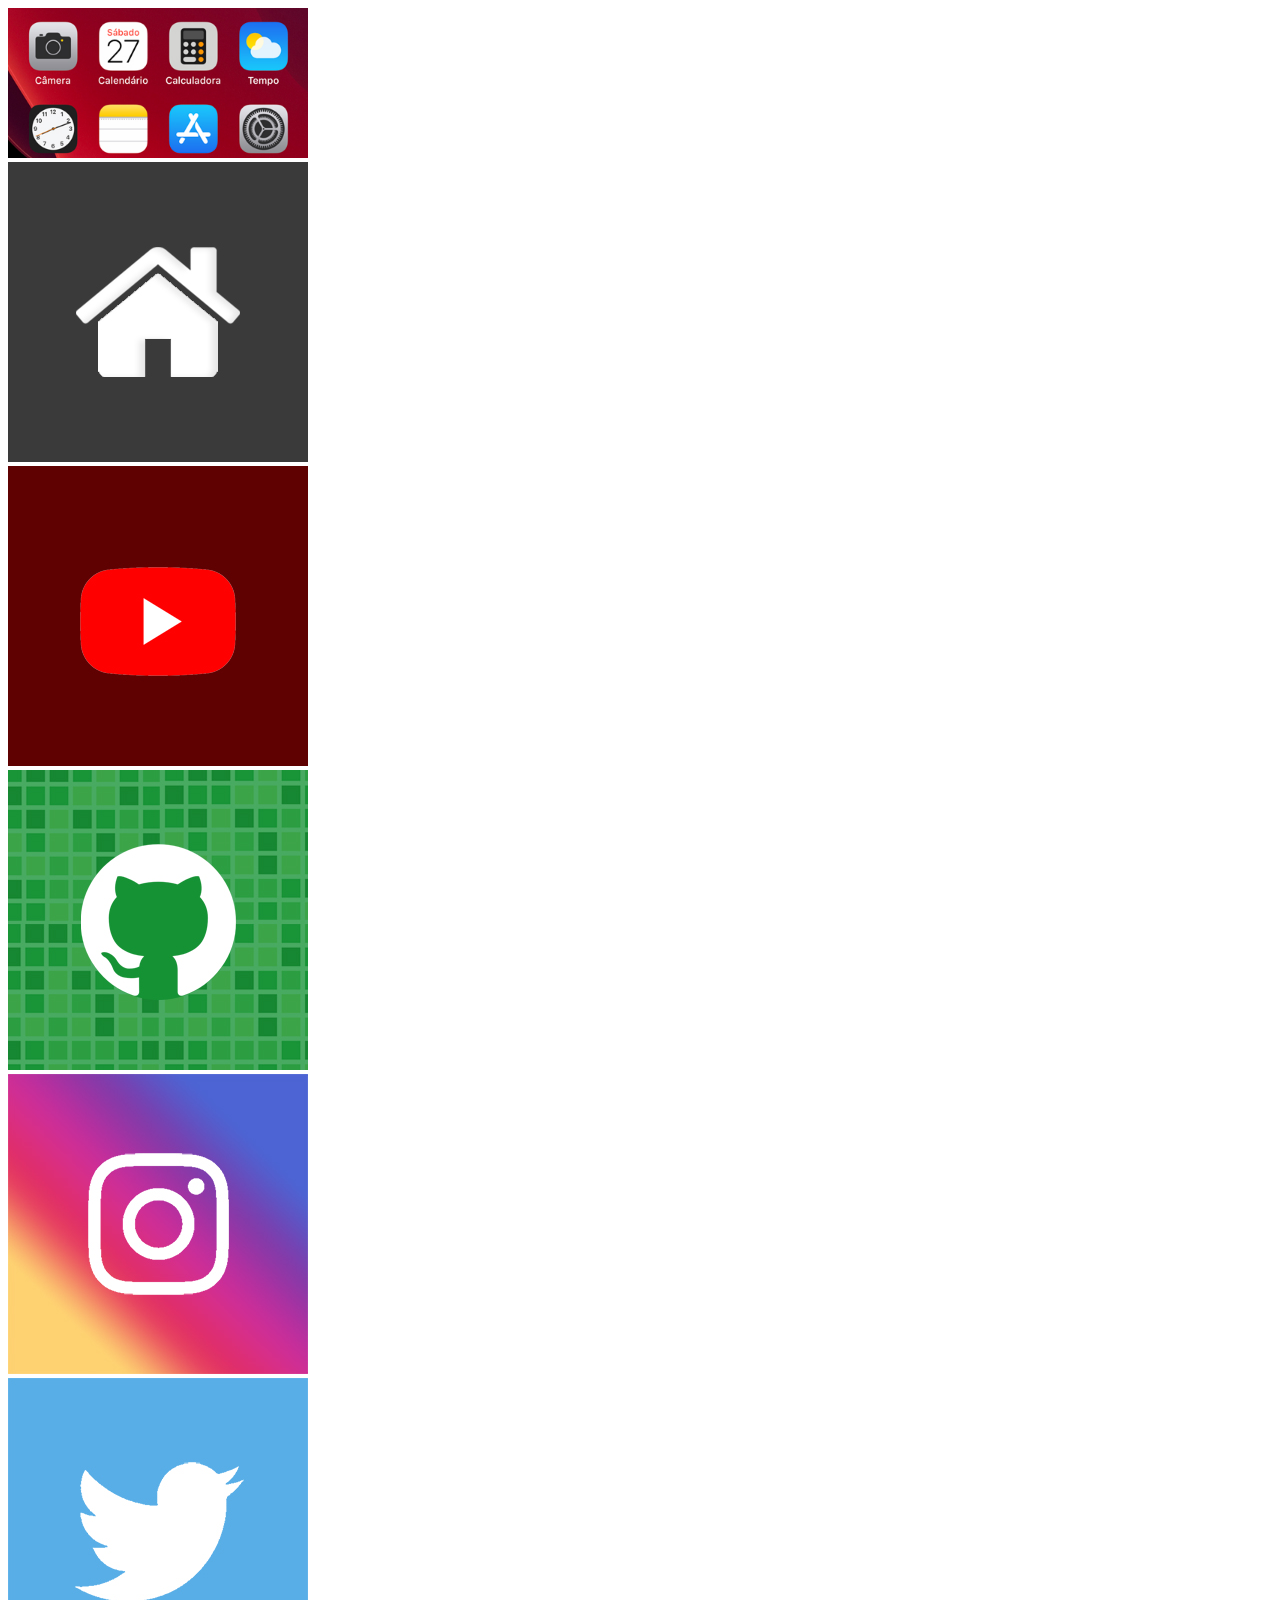
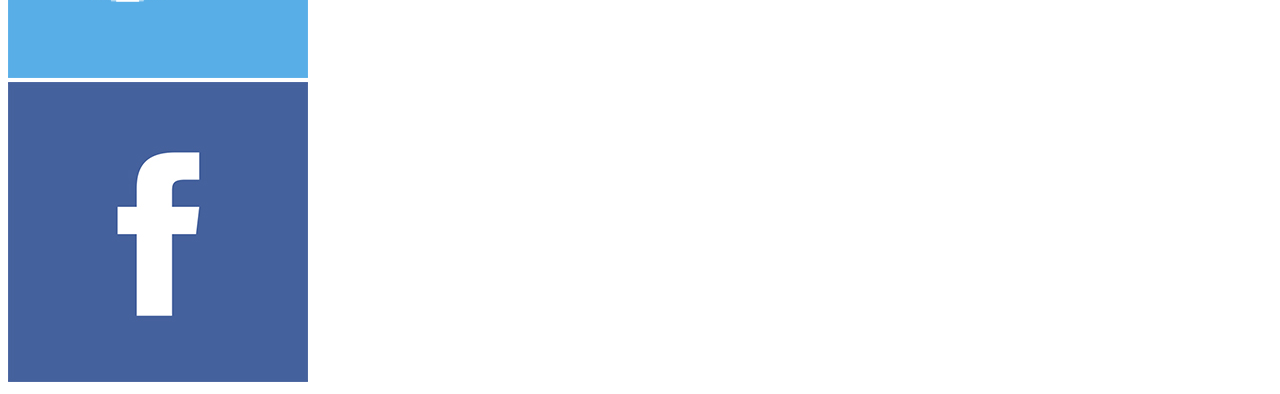
<file: index.html>
<!DOCTYPE html>
<html lang="pt-br">
<head>
    <meta charset="UTF-8">
    <meta name="viewport" content="width=device-width, initial-scale=1.0">
    <link rel="shortcut icon" href="favicon.ico" type="image/x-icon">
    <title>Projeto Redes Sociais</title>
    <link rel="stylesheet" href="estilos/.css">
    
</head>
<body>
    <main>
        <section id="telefone">
            <iframe src="home.html" name="tela" id="tela" frameborder="0">
                Seu navegador não é compativel com isso.
            </iframe>

        </section>

        <section id="redessociais">
            <a href="home.html" target="tela"><img src="imagens/logo-home.jpg" alt="Home"></a><br>

            <a href="youtube.html" target="tela"><img src="imagens/logo-youtube.jpg" alt="YouTube"></a><br>

            <a href="github.html" target="tela"><img src="imagens/logo-github.jpg" alt="GitHub"></a><br>

            <a href="instagram.html" target="tela"><img src="imagens/logo-instagram.jpg" alt="Instagram"></a><br>

            <a href="twitter.html" target="tela"><img src="imagens/logo-twitter.jpg" alt="Twitter"></a><br>

            <a href="facebook.html" target="tela"><img src="imagens/logo-facebook.jpg" alt="Facebook"></a>


        </section>
    </main>
</body>
</html>
</file>
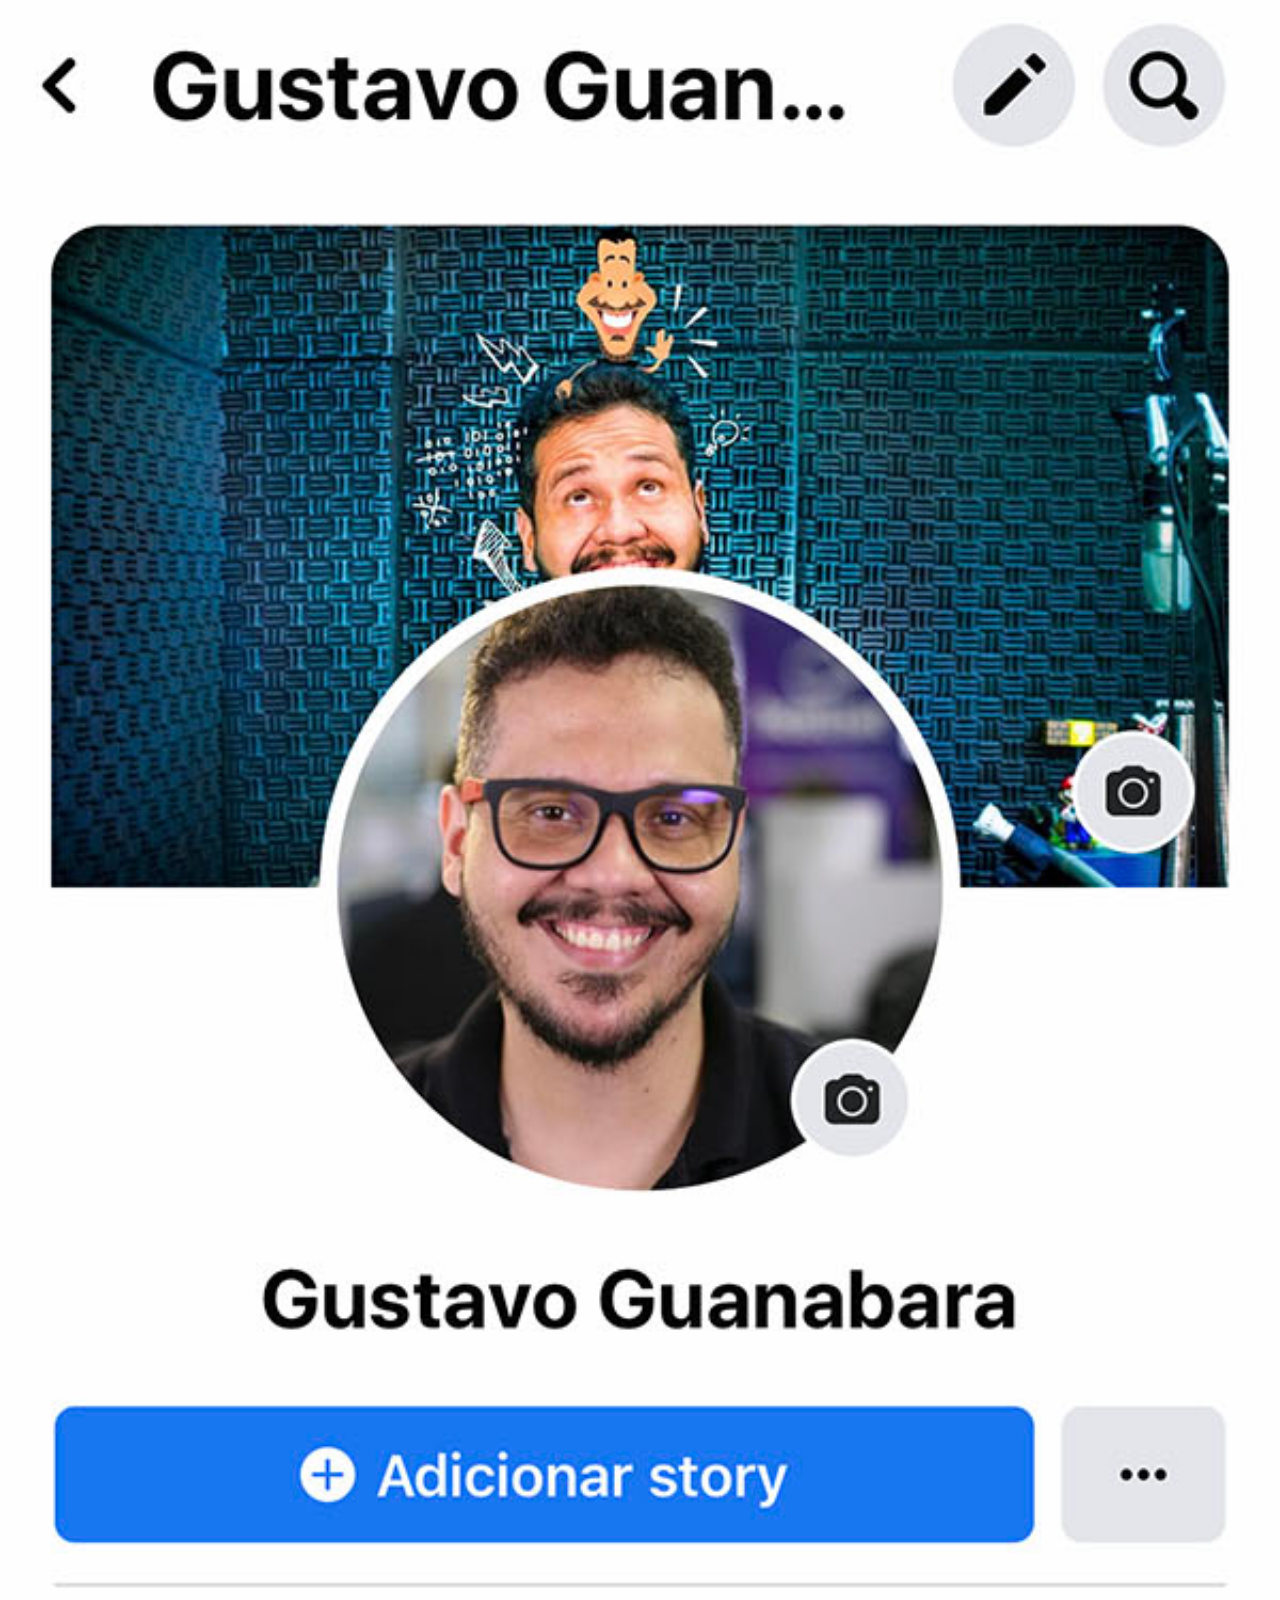
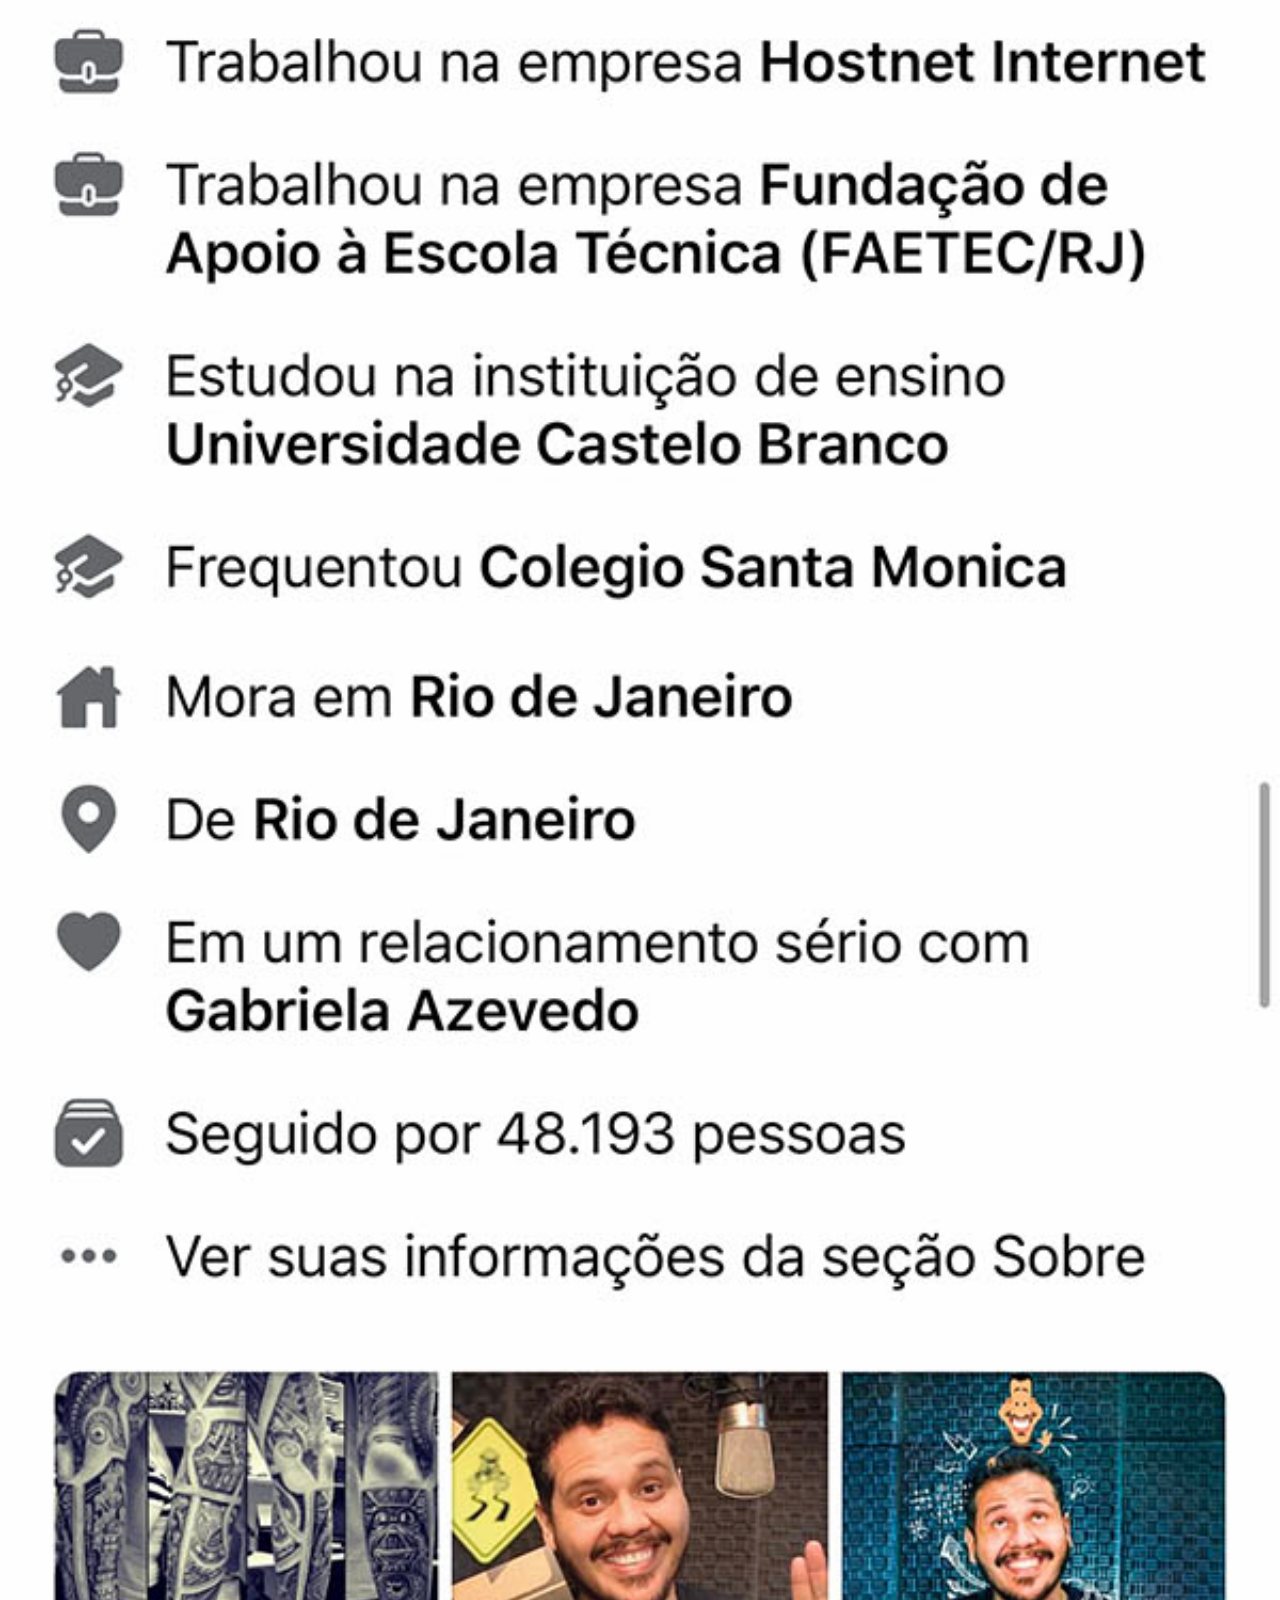
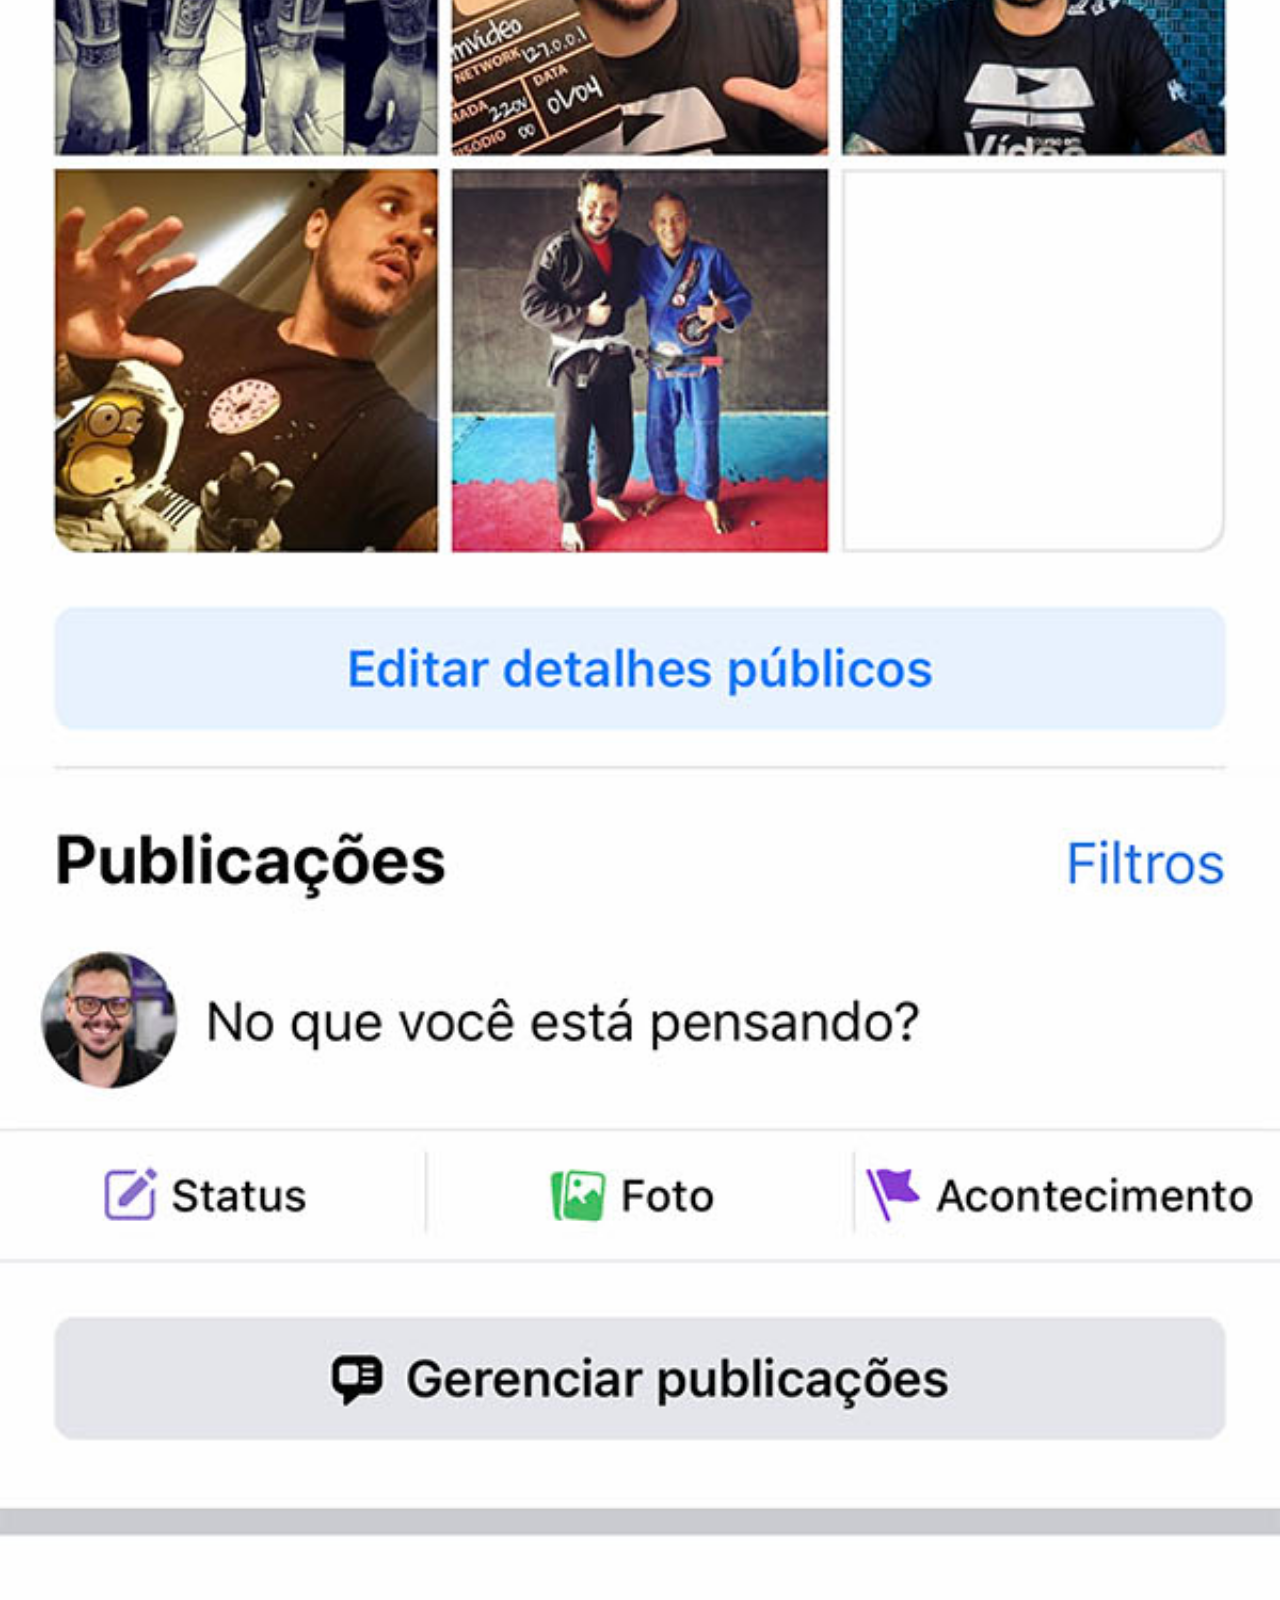
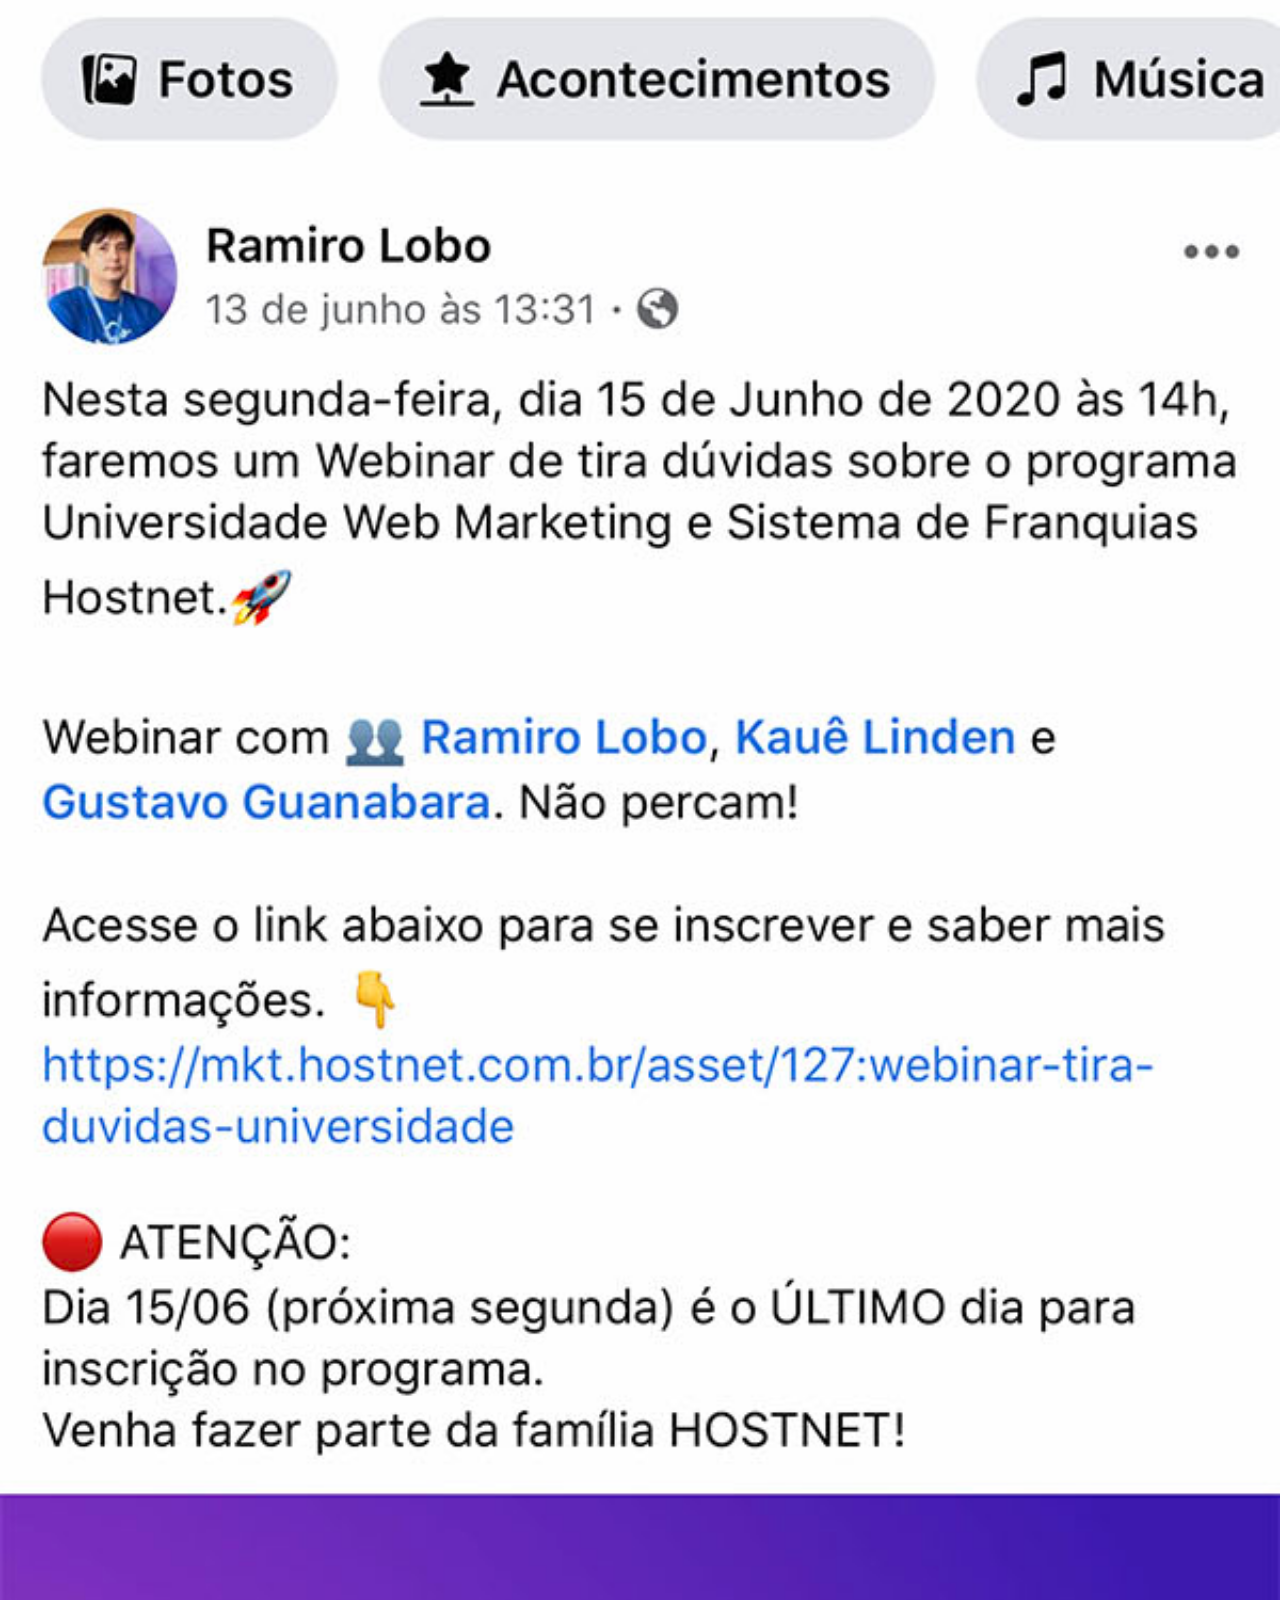
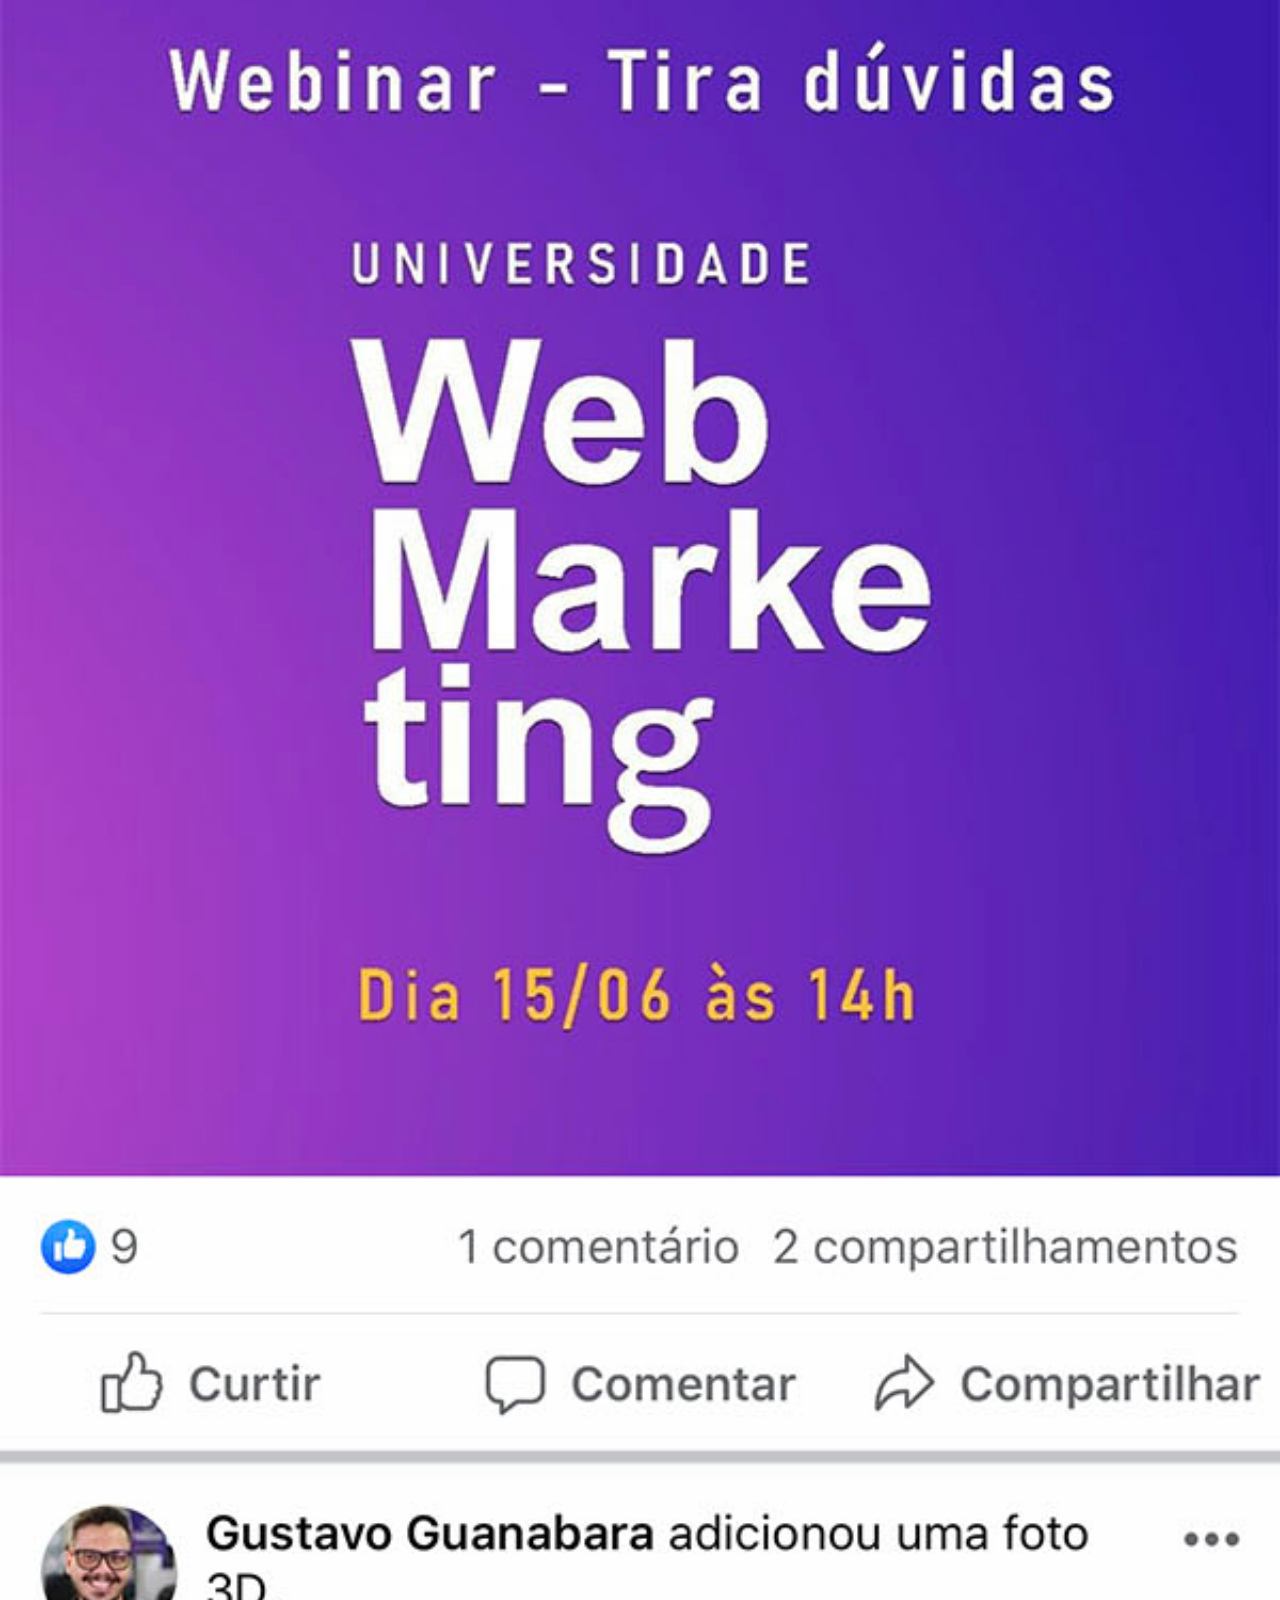
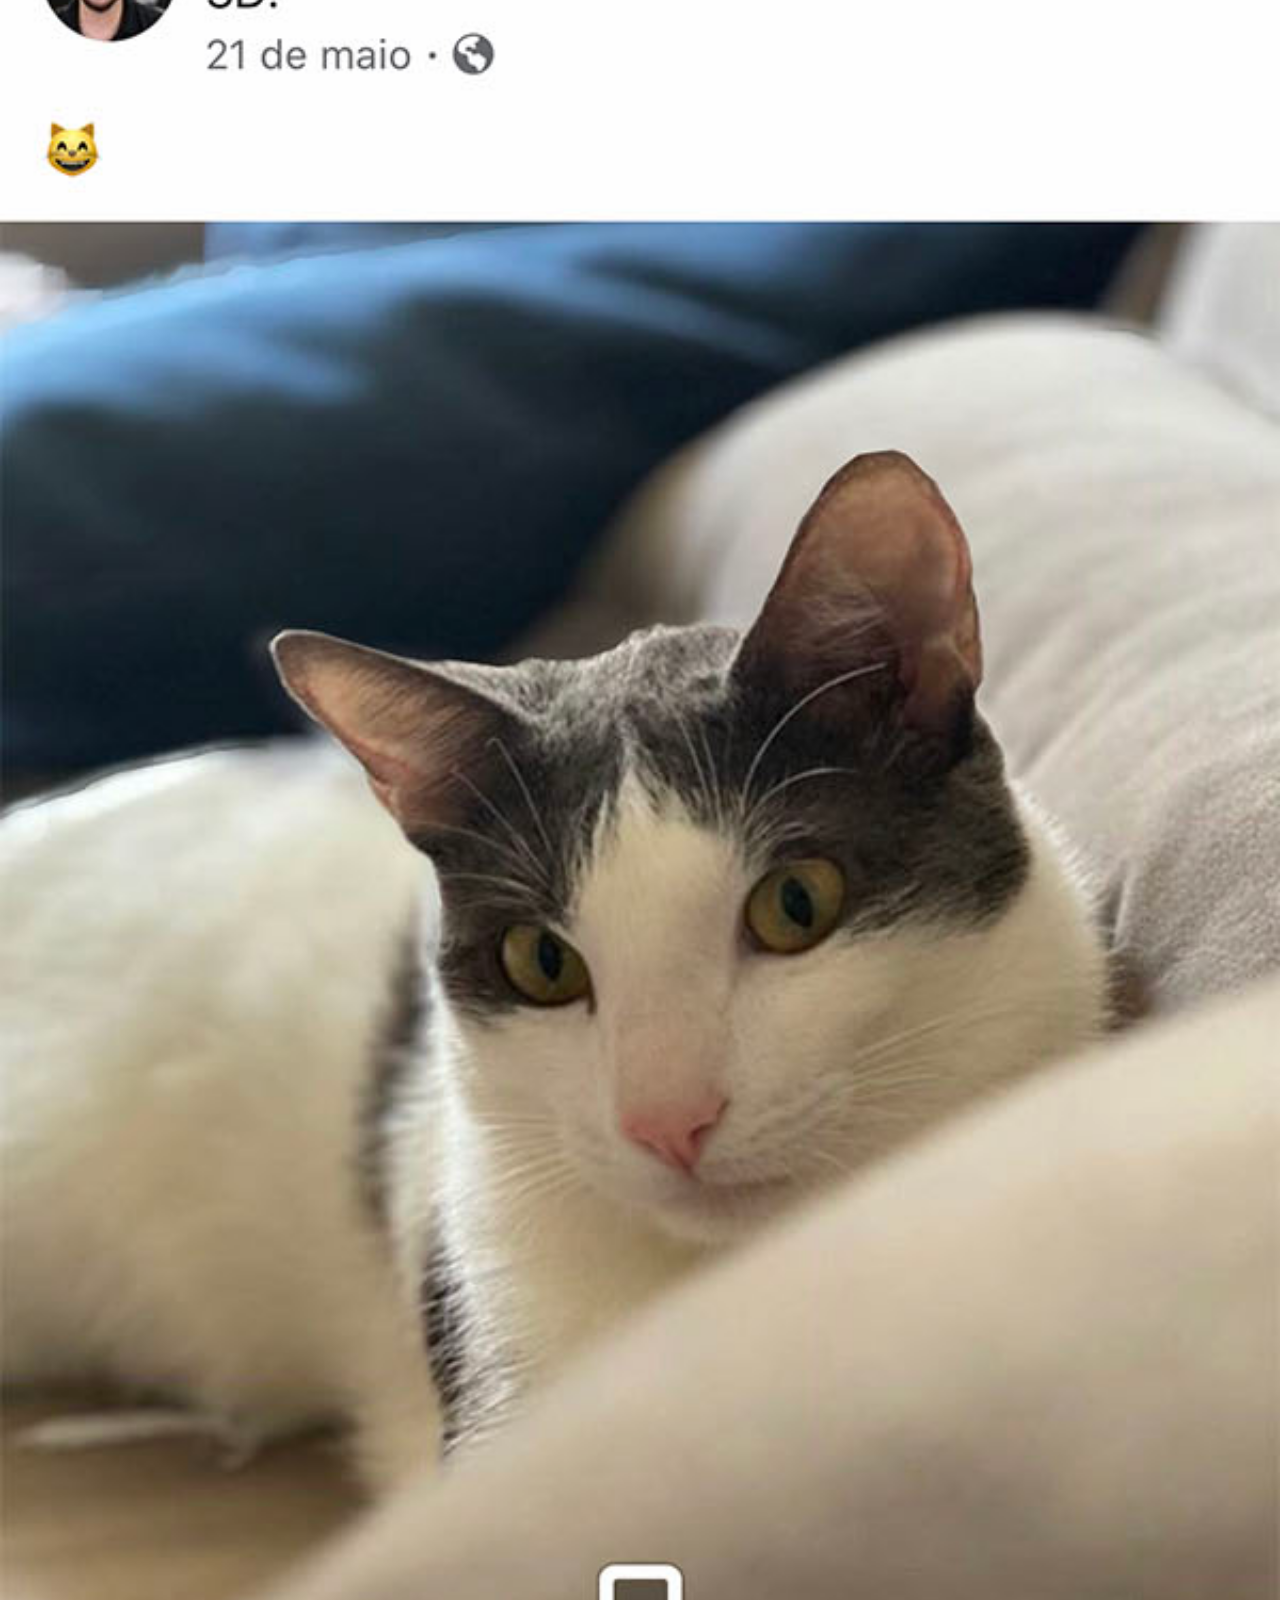
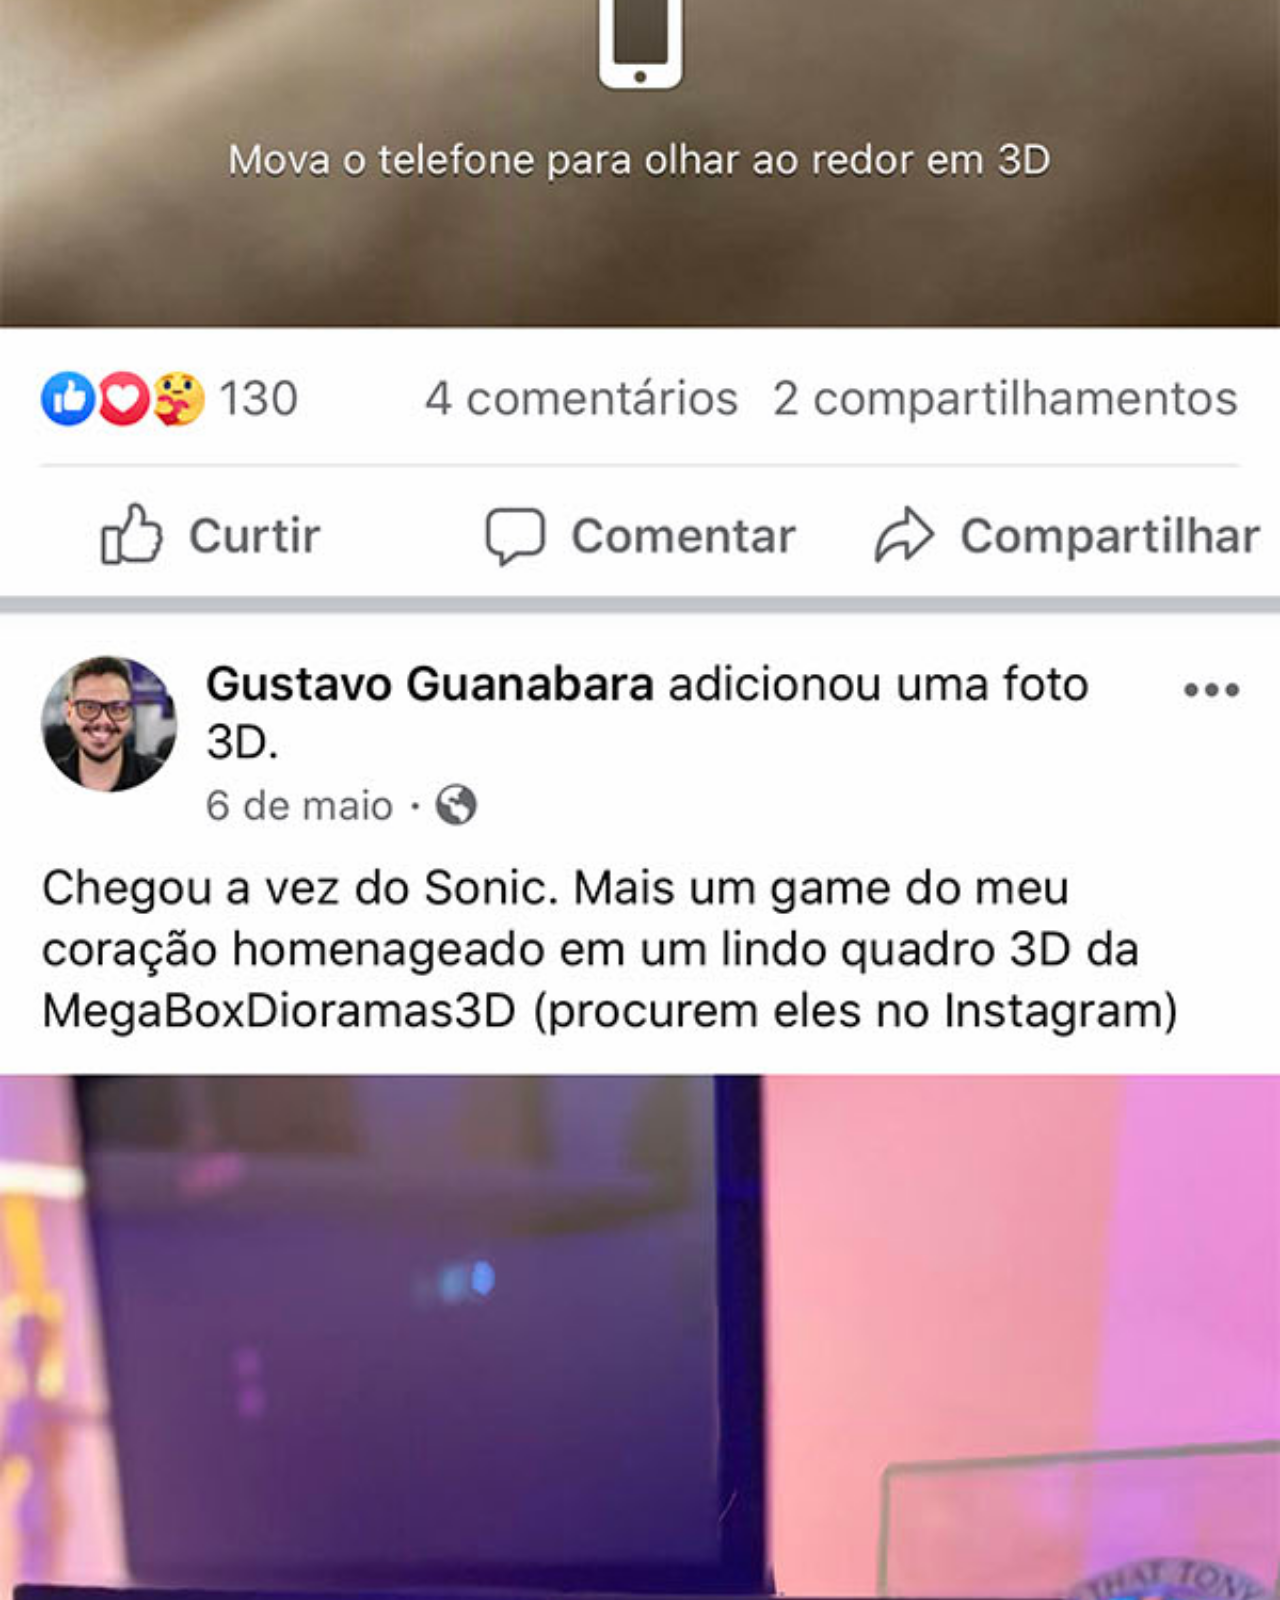
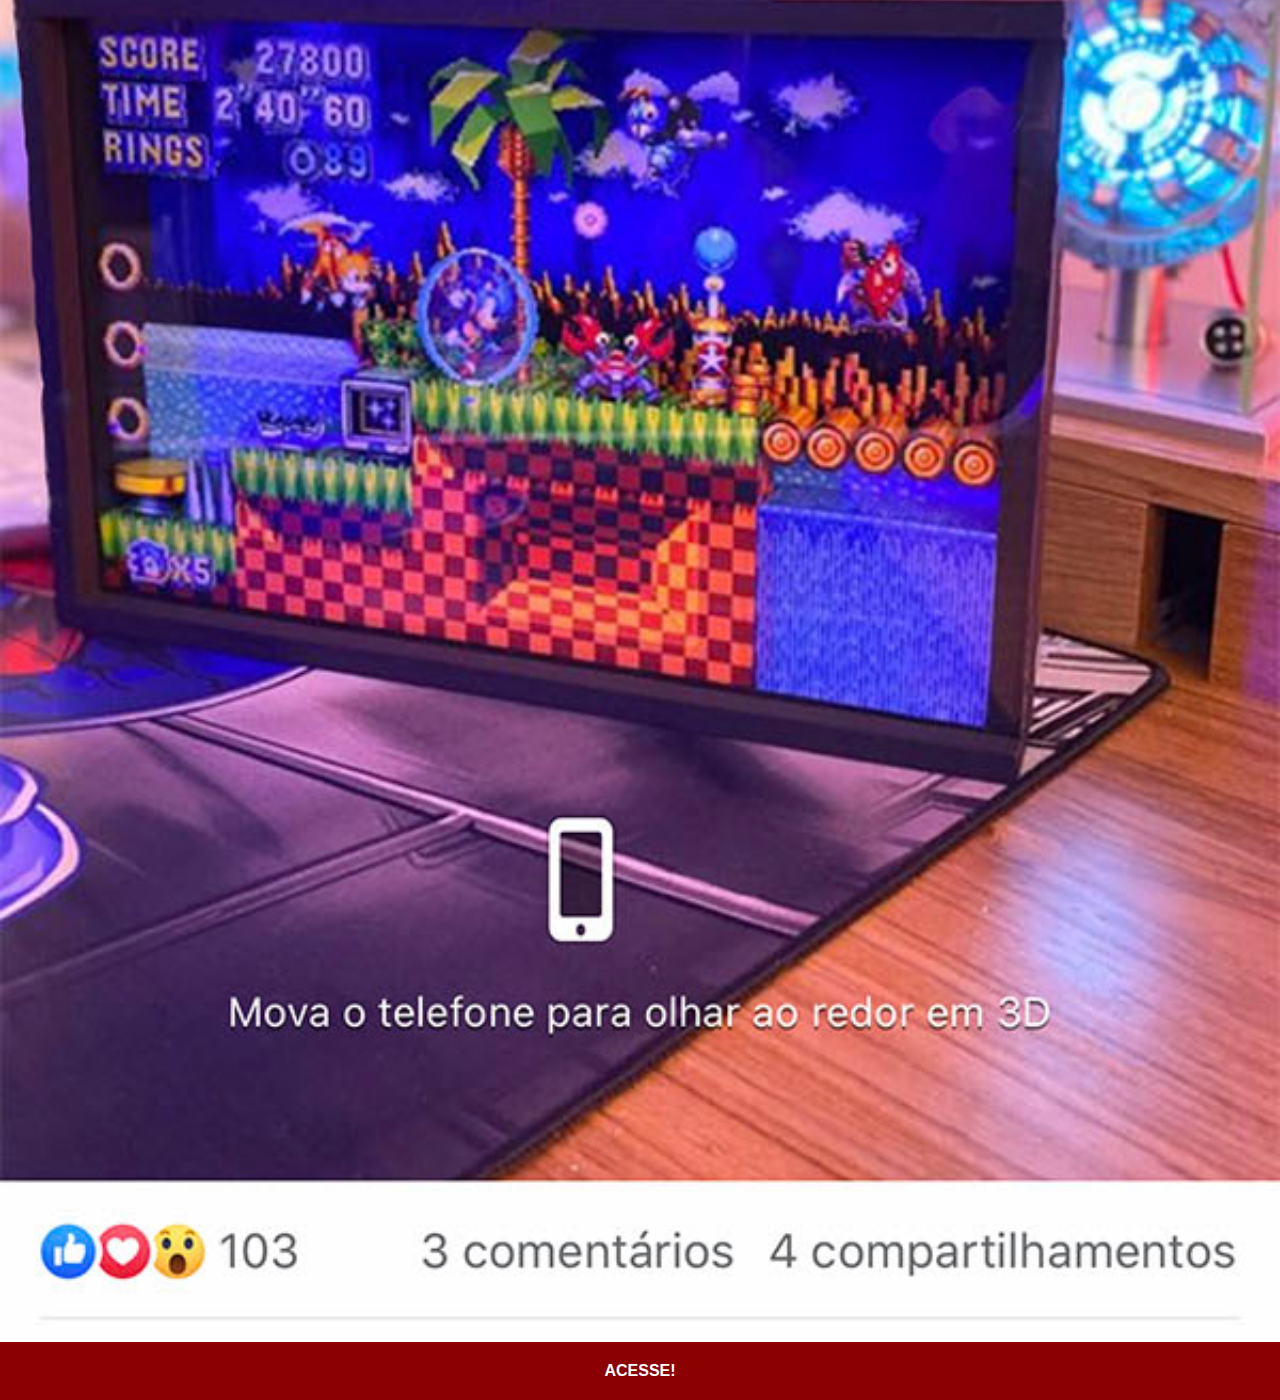
<file: facebook.html>
<!DOCTYPE html>
<html lang="pt-br">
<head>
    <meta charset="UTF-8">
    <meta name="viewport" content="width=device-width, initial-scale=1.0">
    <title>facebook</title>
    <link rel="stylesheet" href="estilos/social.css">

</head>
<body>
    <img src="imagens/tela-facebook.jpg" alt="Facebook">
    <a href="https://www.facebook.com/gustavoguanabara/?locale=pt_BR" target="_blank">ACESSE!</a>
</body>
</html>
</file>
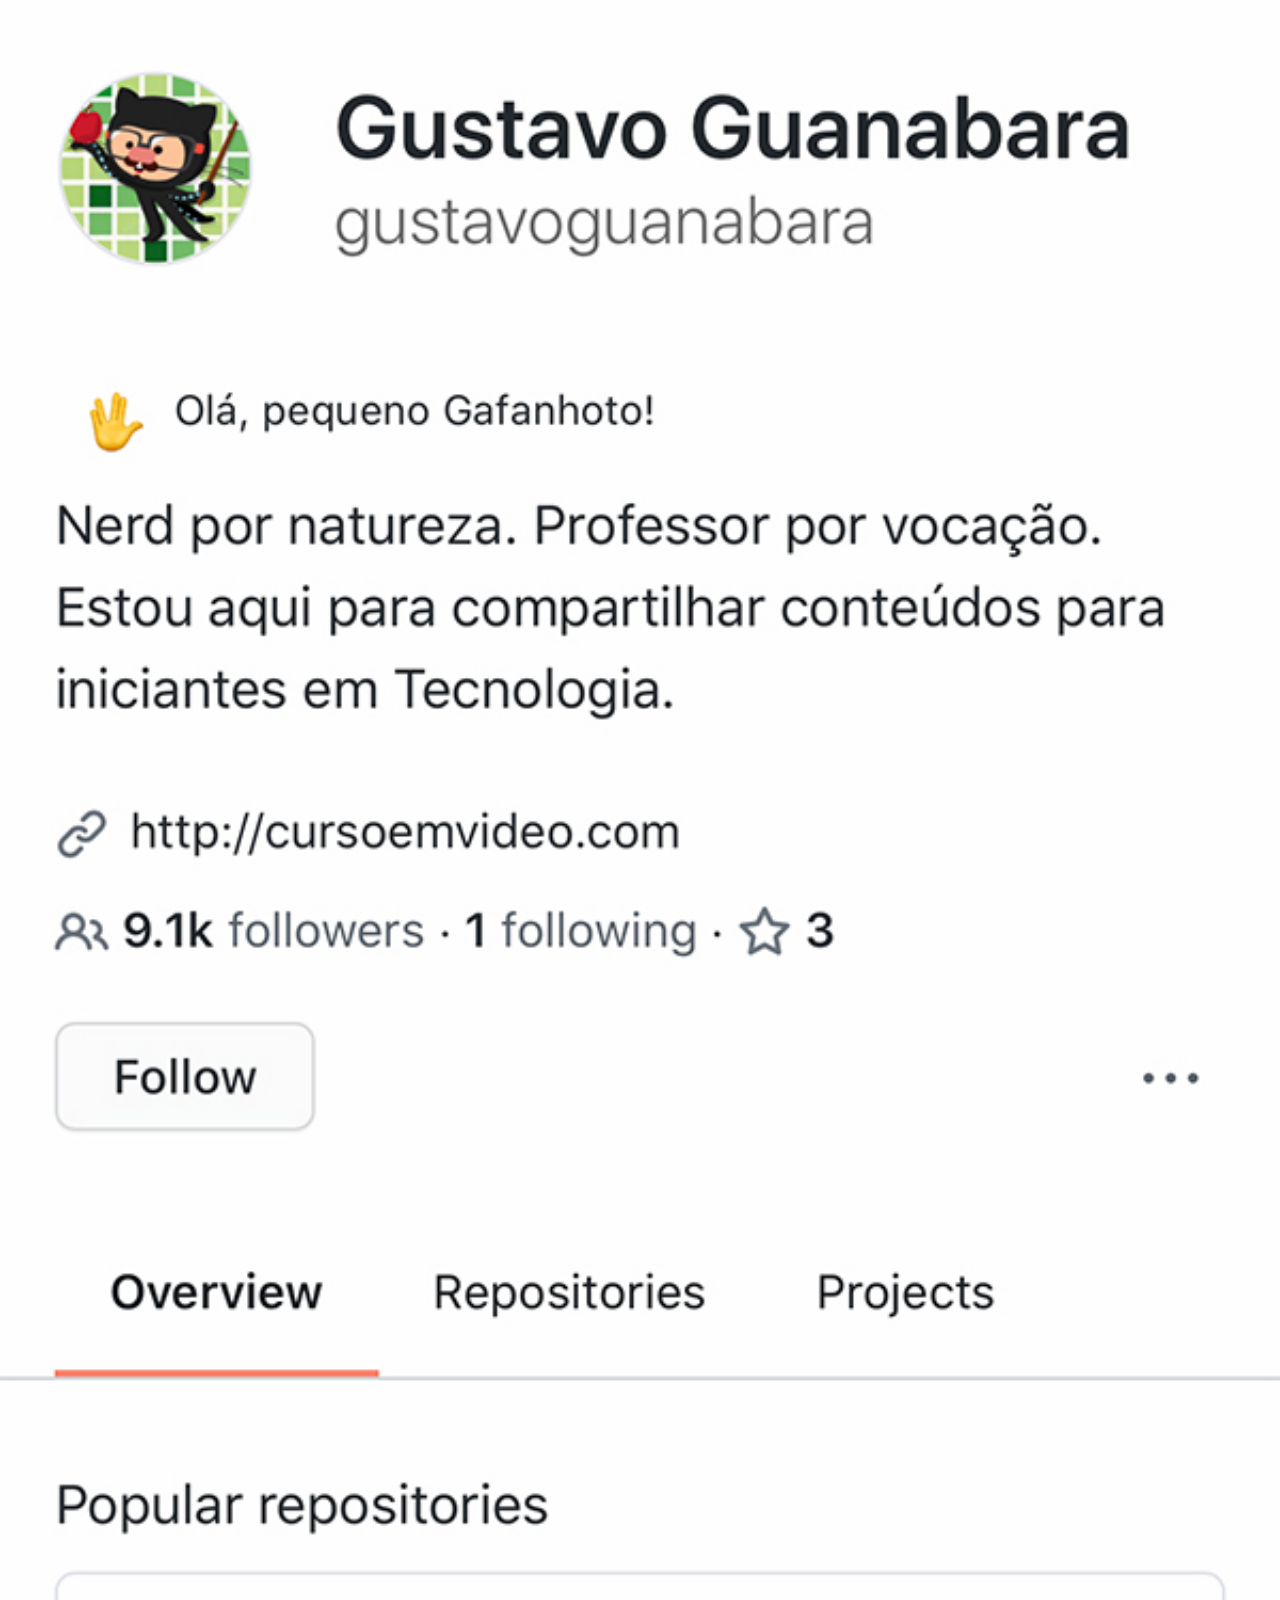
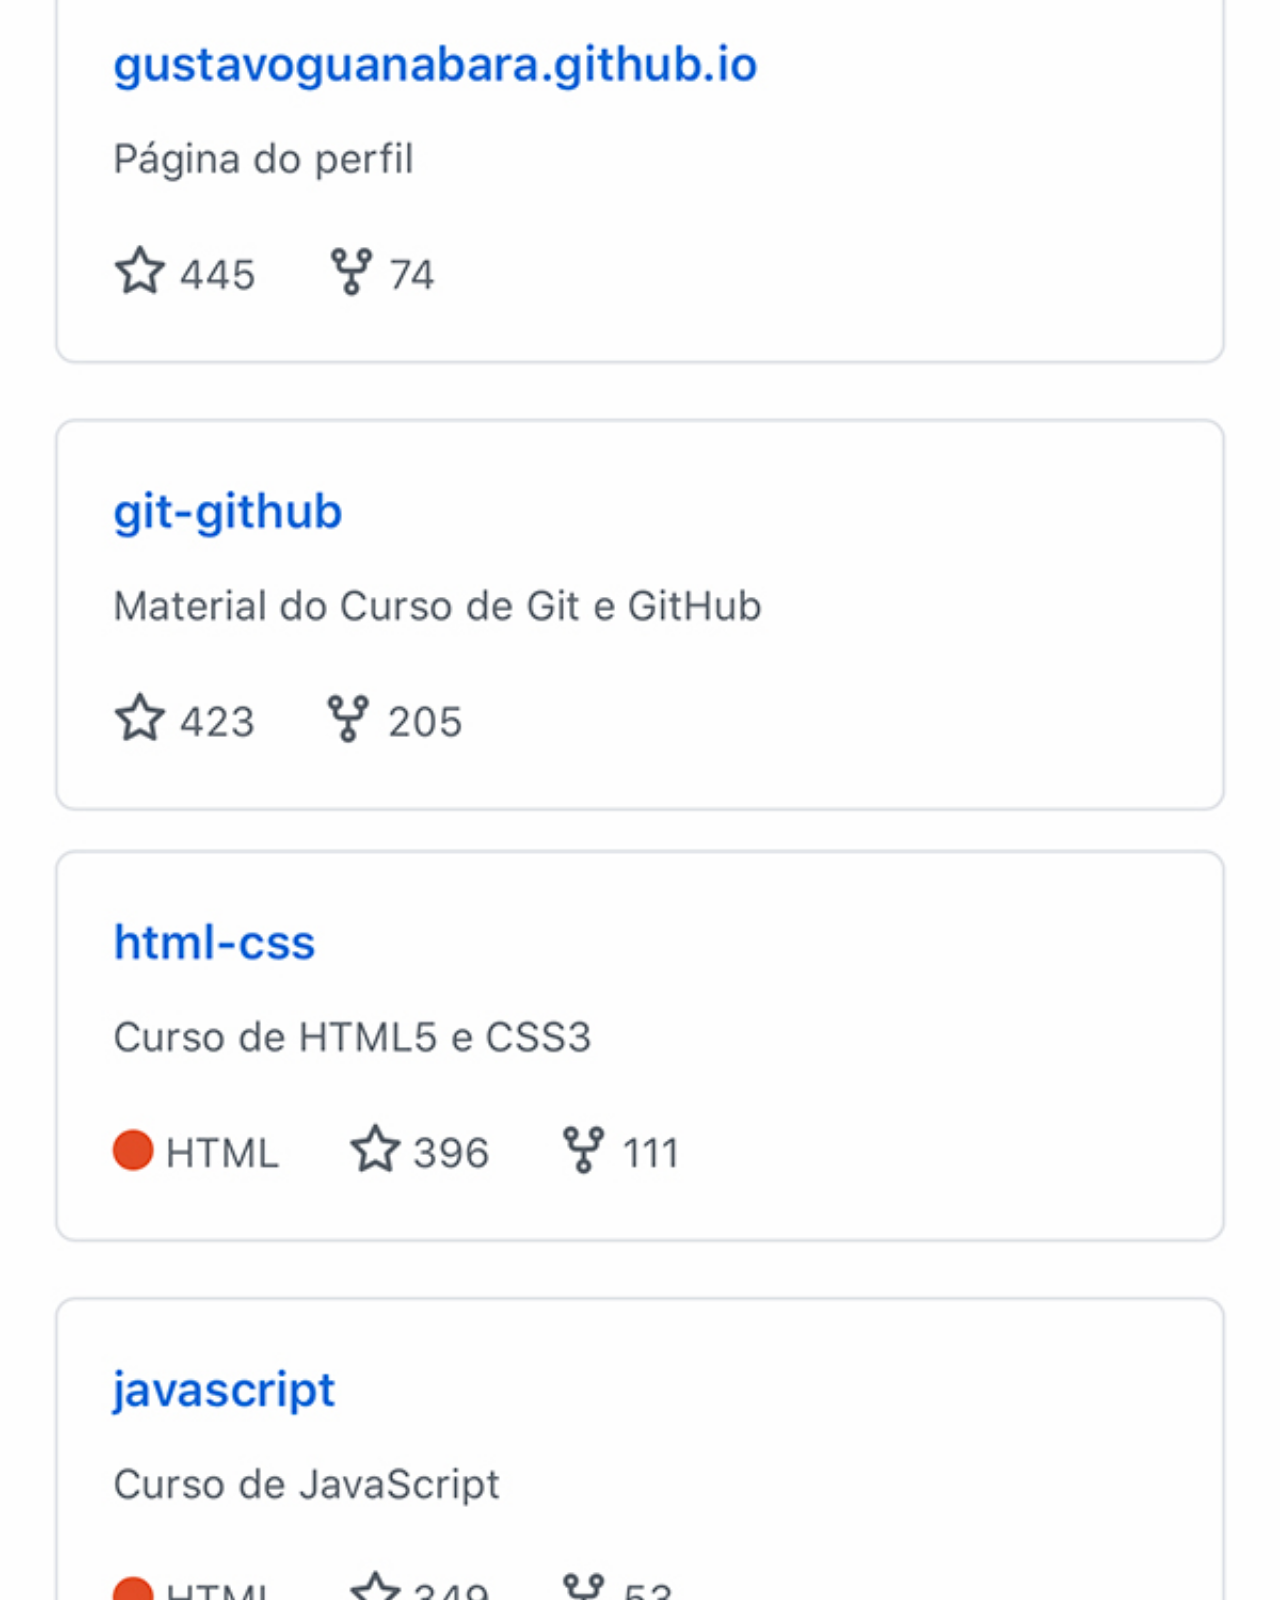
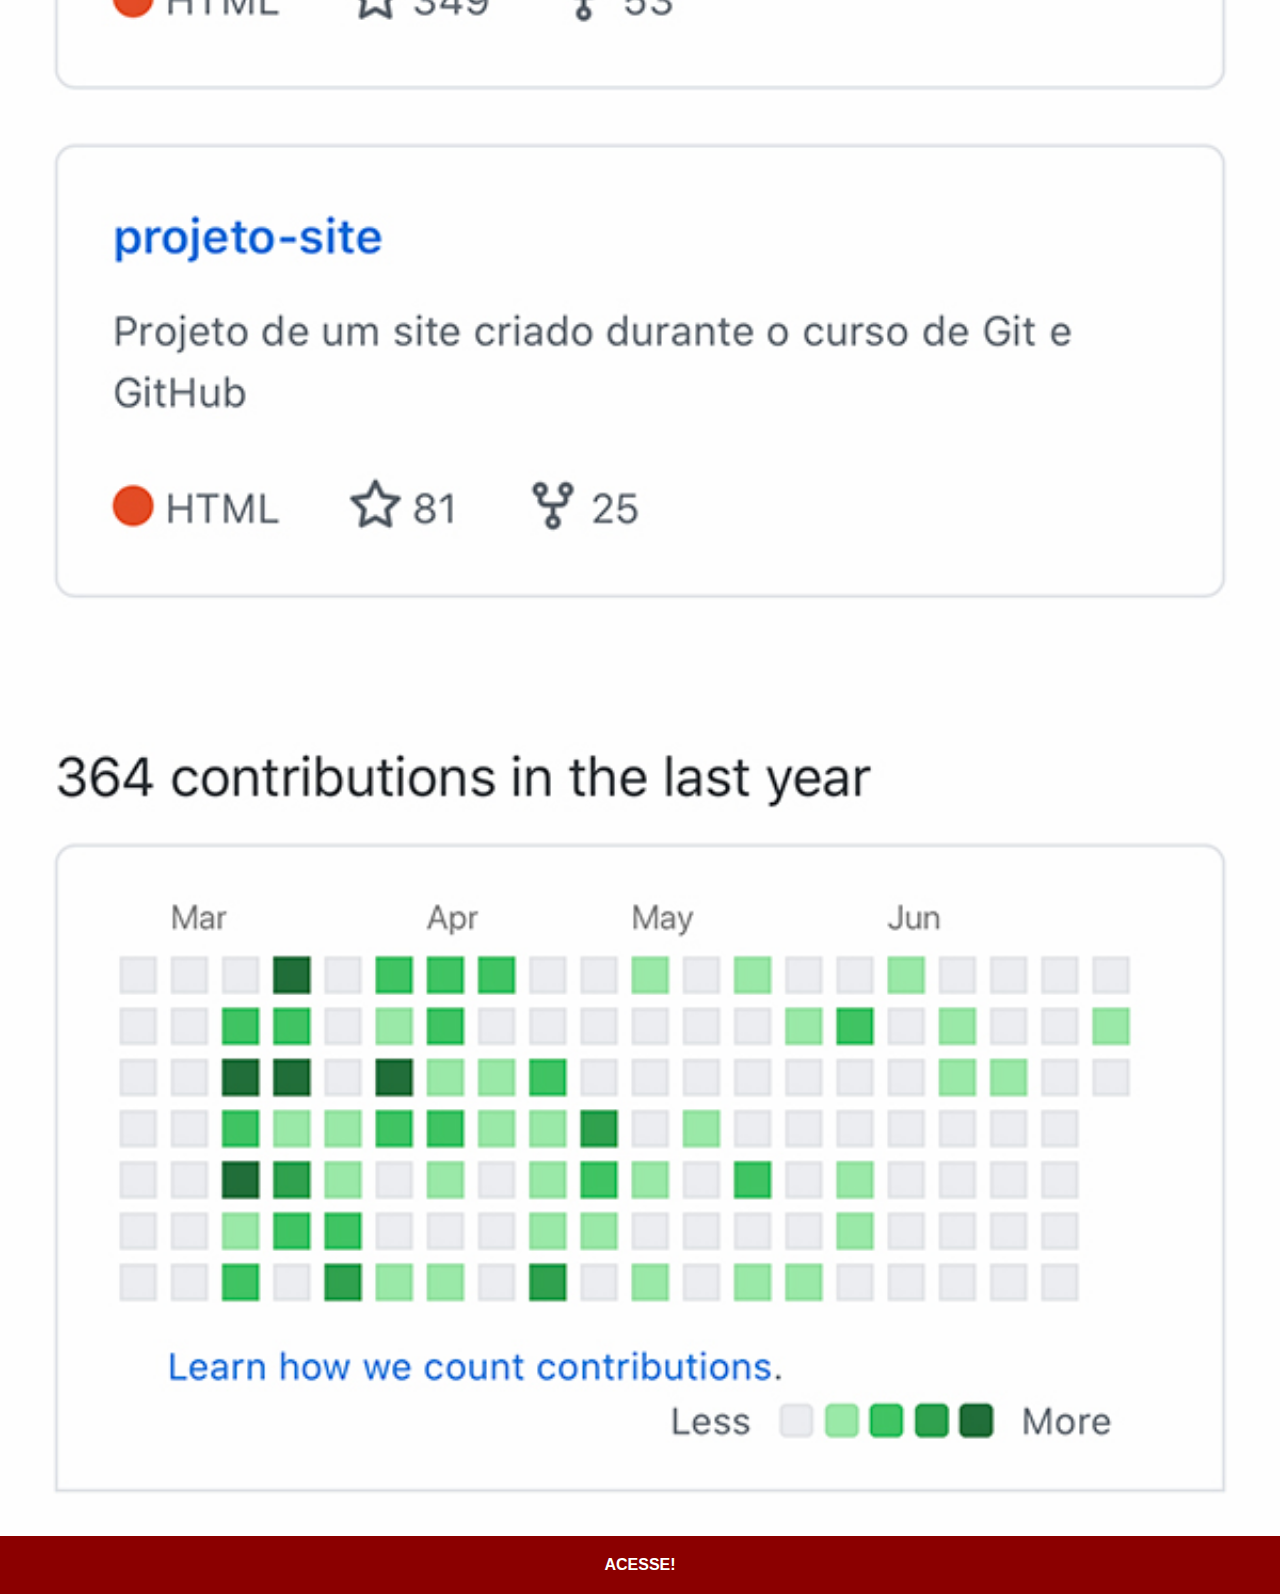
<file: github.html>
<!DOCTYPE html>
<html lang="pt-br">
<head>
    <meta charset="UTF-8">
    <meta name="viewport" content="width=device-width, initial-scale=1.0">
    <title>github</title>
    <link rel="stylesheet" href="estilos/social.css">
</head>
<body>
    <img src="imagens/tela-github.jpg" alt="github">
    <a href="https://github.com/gustavoguanabara" target="_blank">ACESSE!</a>
</body>
</html>
</file>
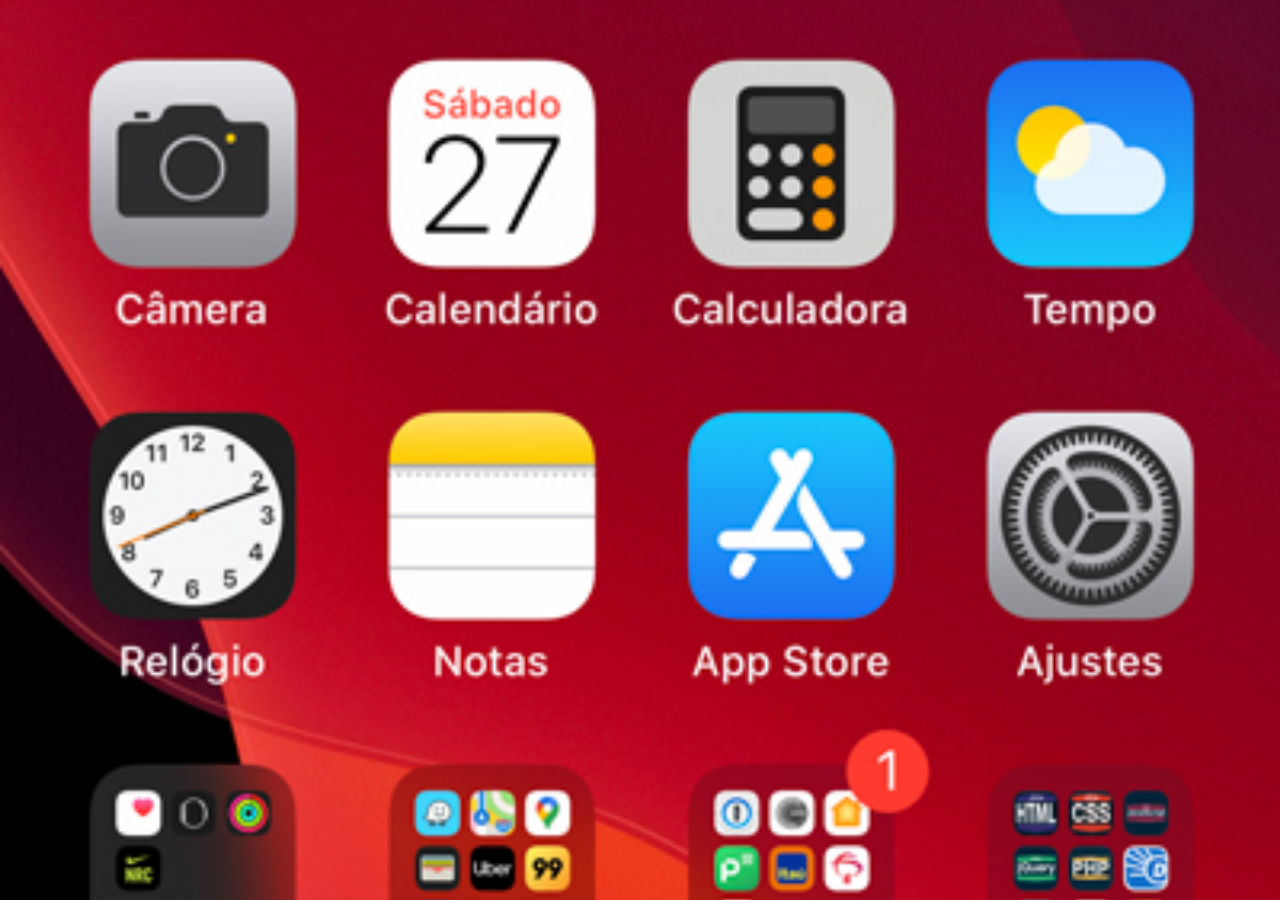
<file: home.html>
<!DOCTYPE html>
<html lang="pt-br">
<head>
    <meta charset="UTF-8">
    <meta name="viewport" content="width=device-width, initial-scale=1.0">
    <title>home</title>
    <style>
        *{
            margin: 0px;
            padding: 0px;
        }
        body{
            width: 100vw;
            height: 100vh;
            background: black url('imagens/tela-home.jpg')no-repeat top center;
            background-size: cover;
        }
    </style>
</head>
<body>

    
</body>
</html>
</file>
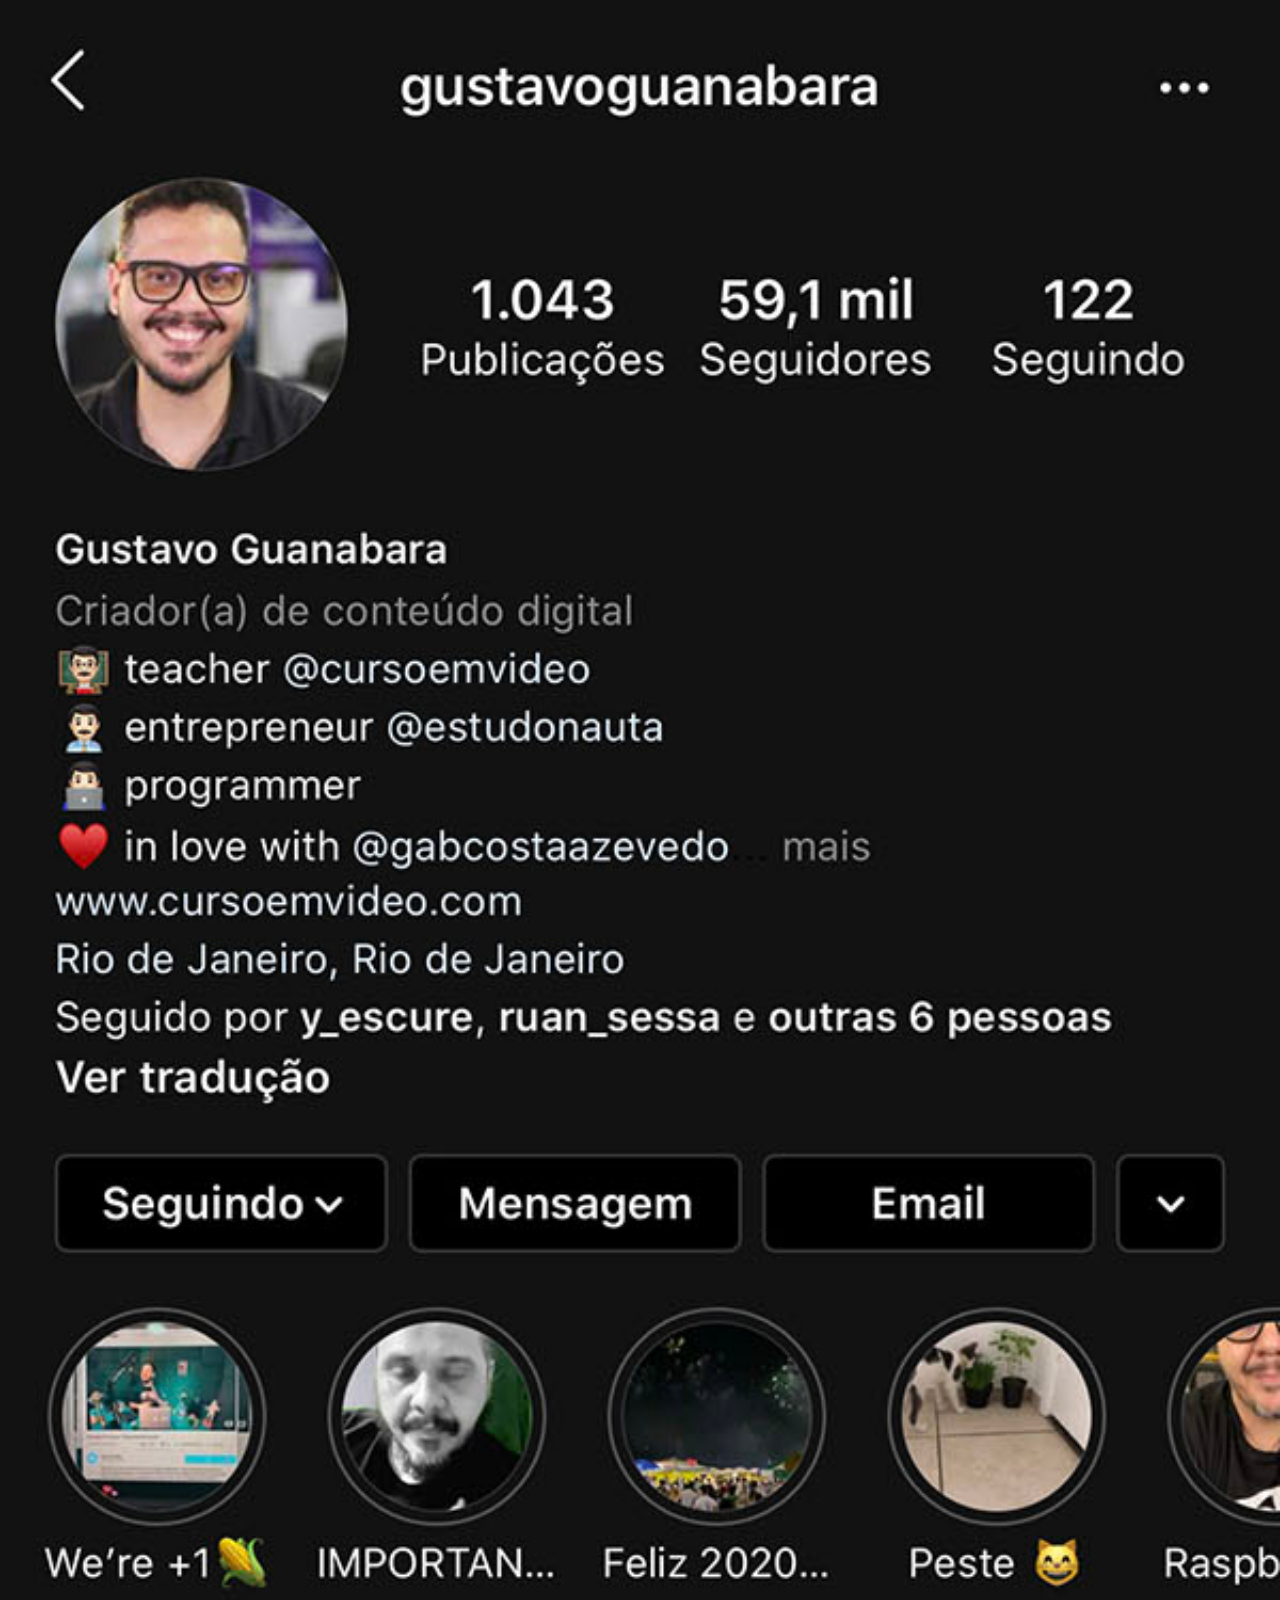
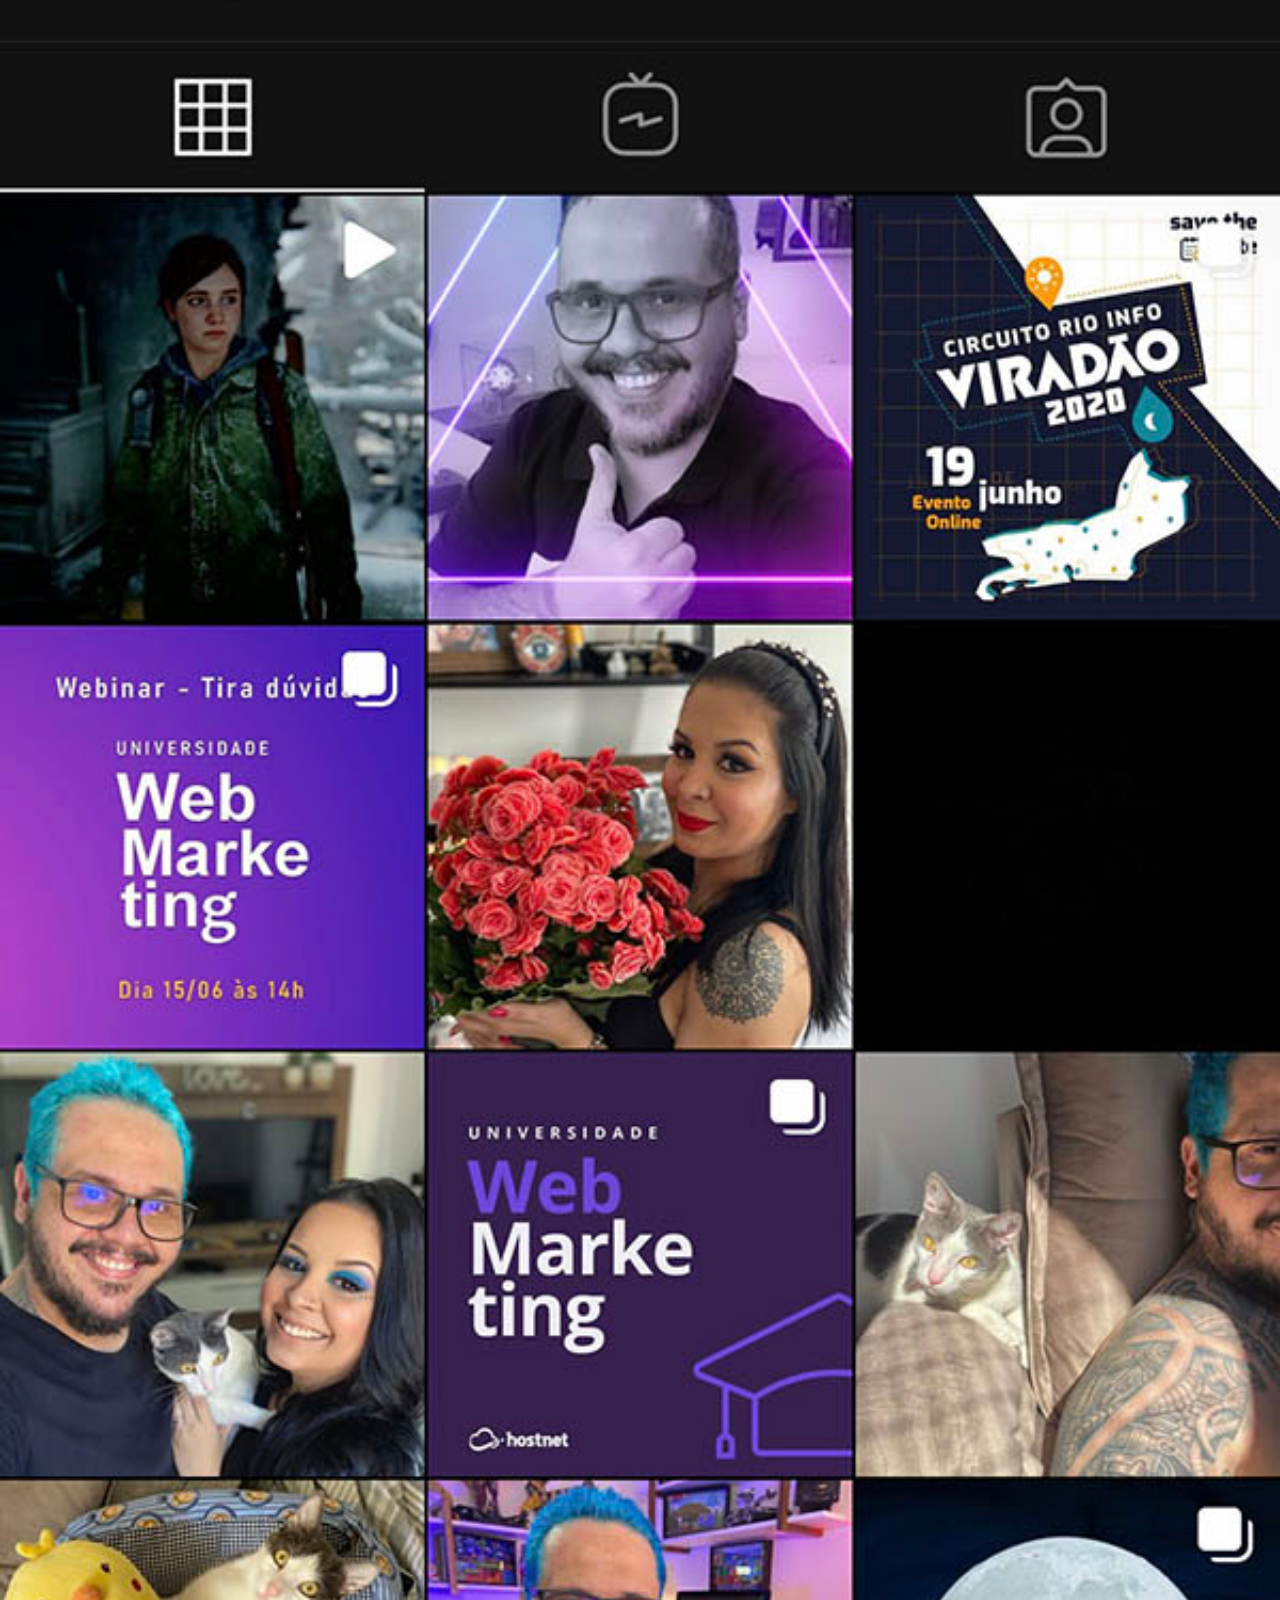
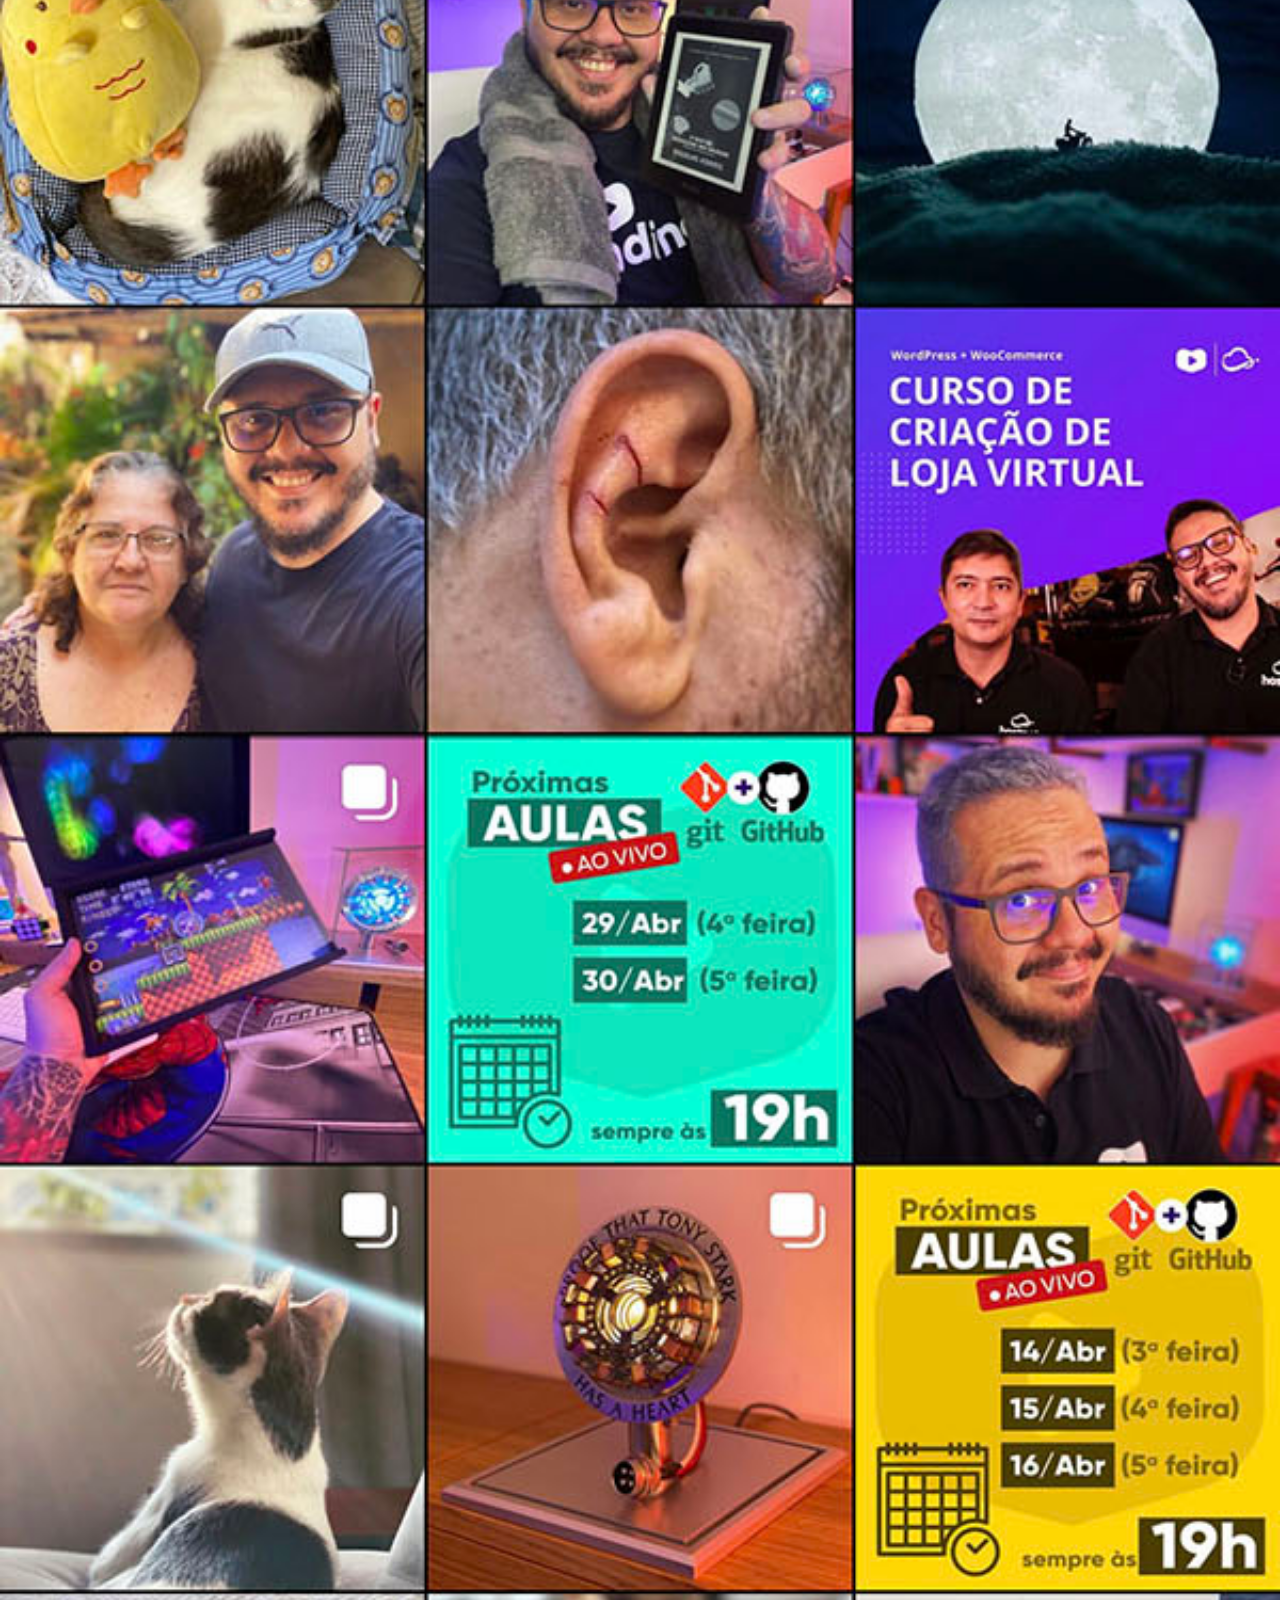
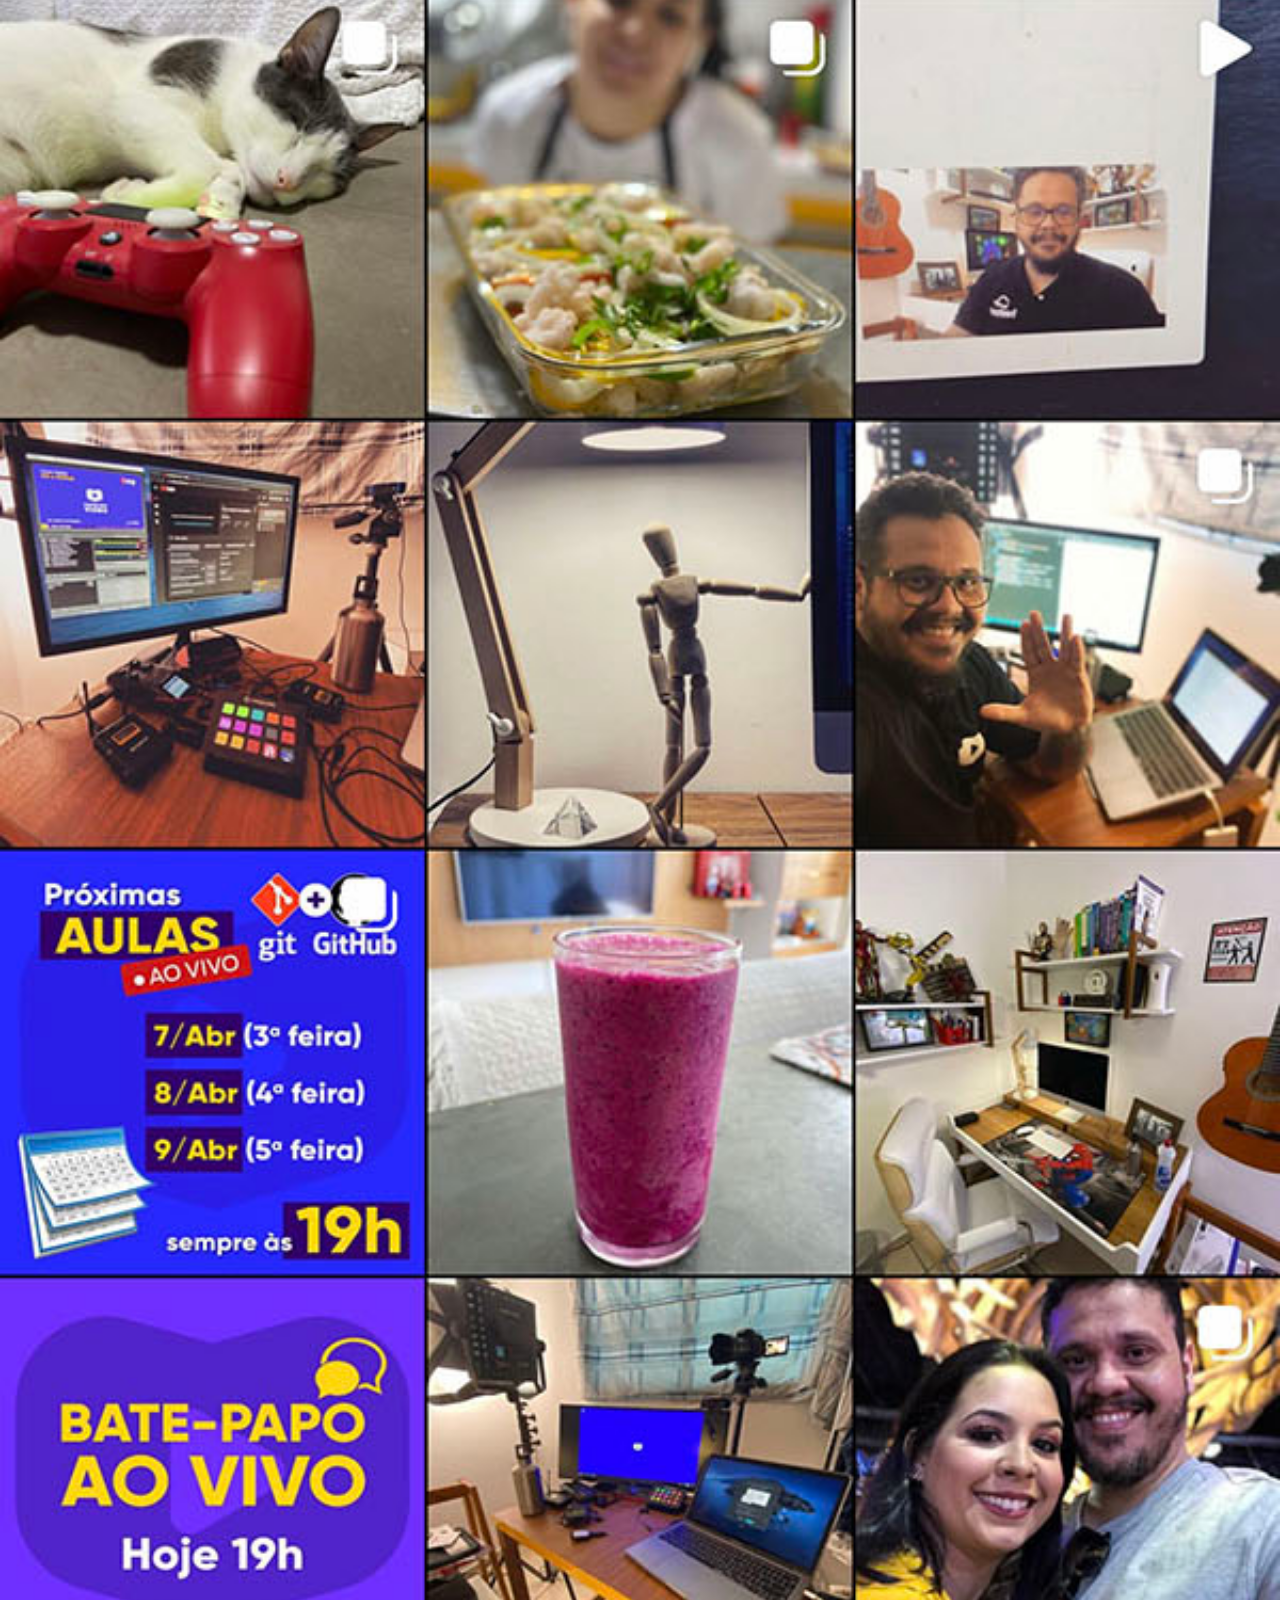
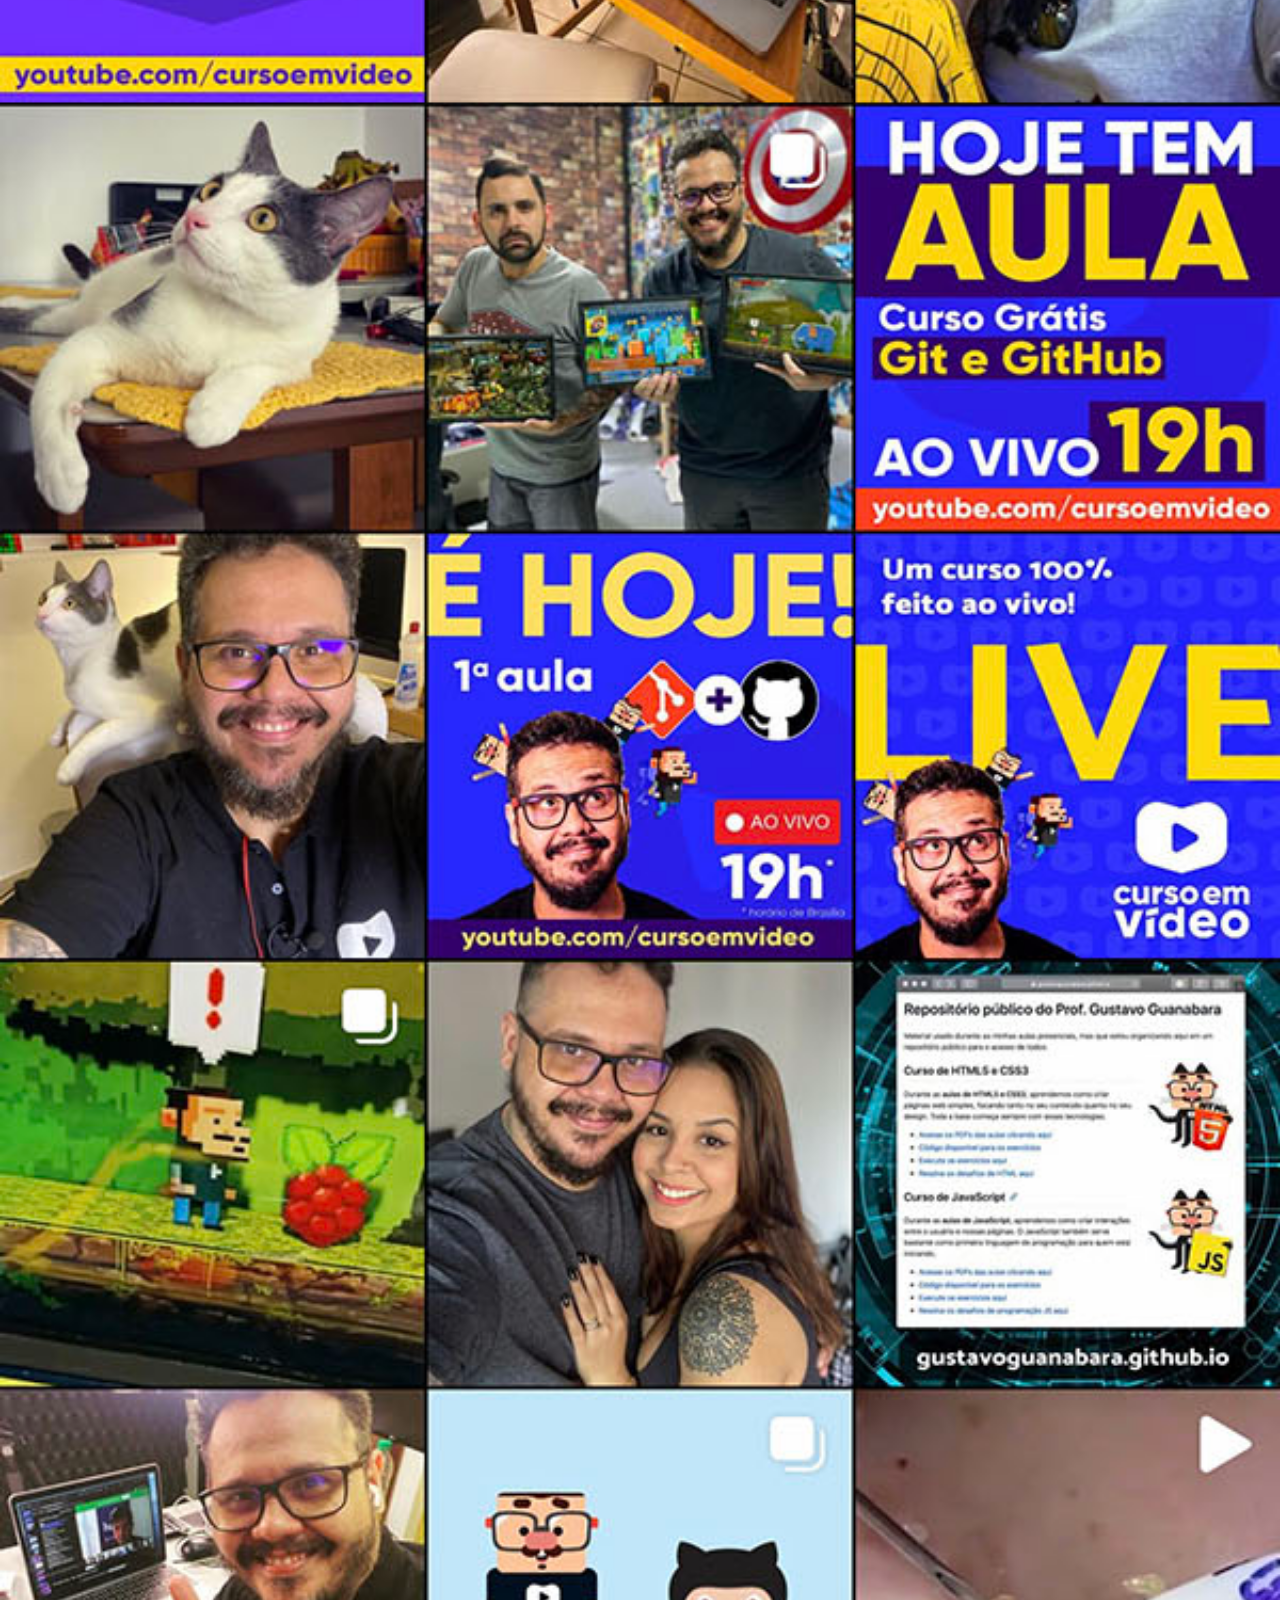
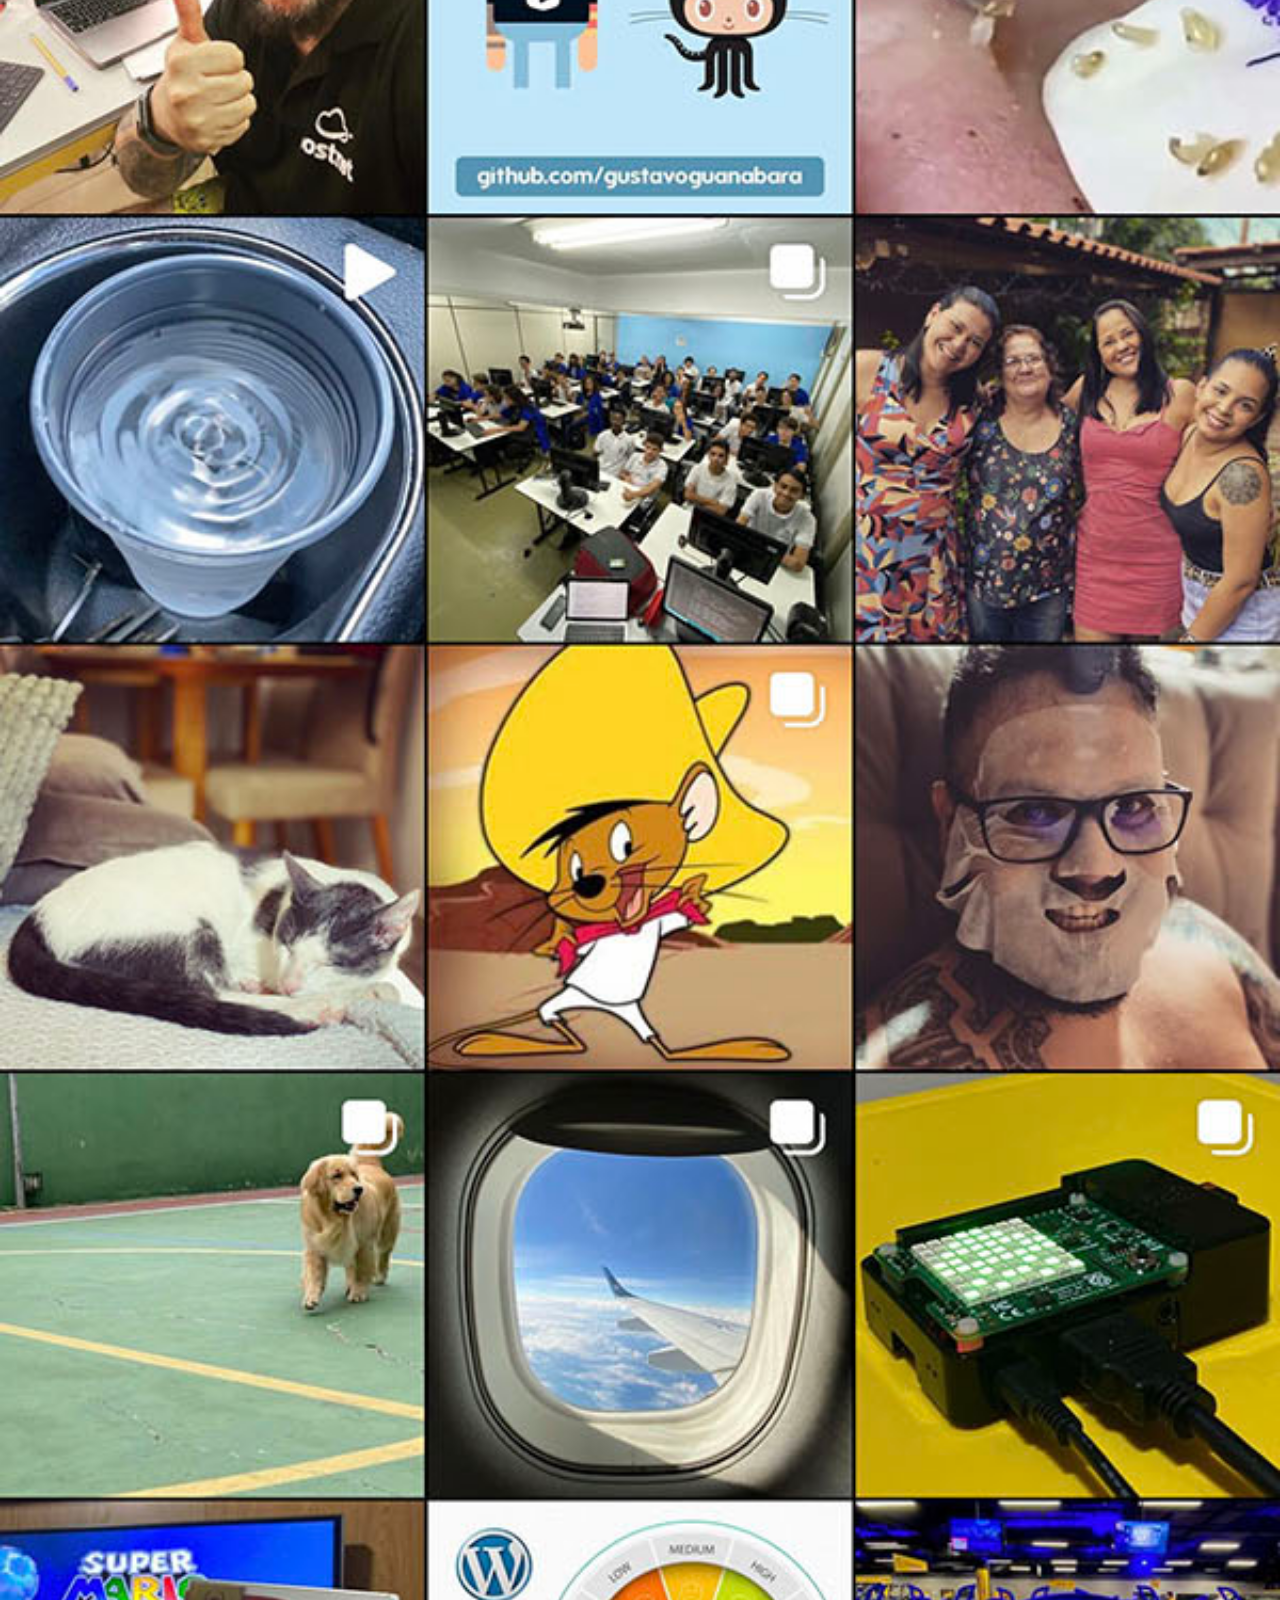
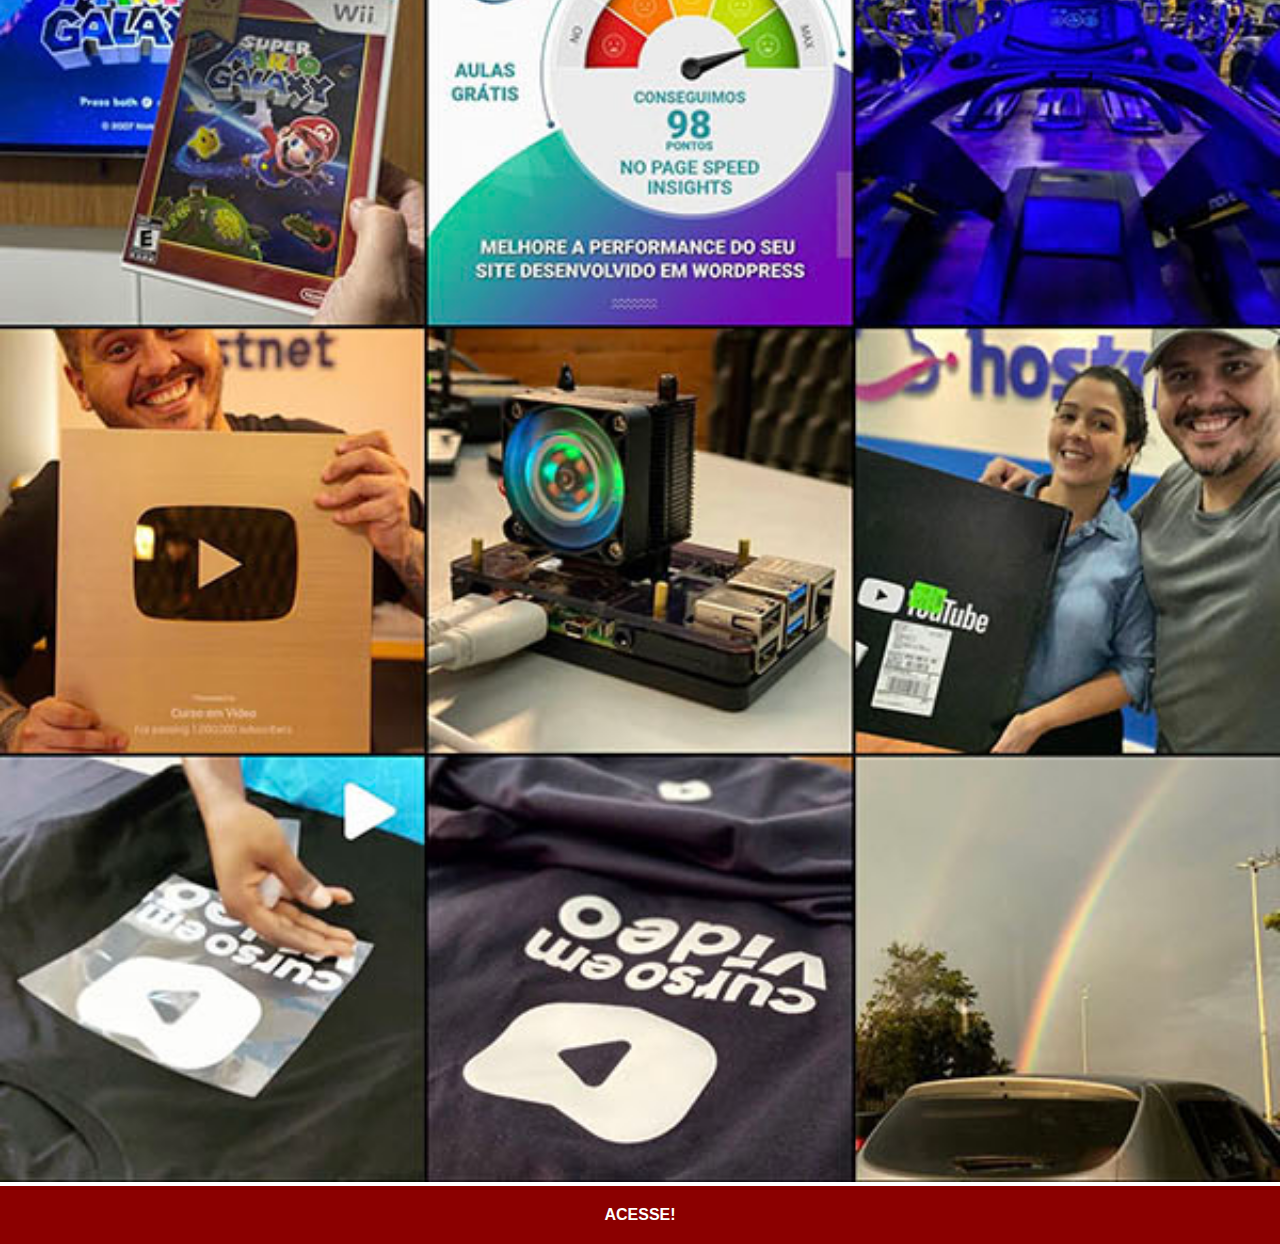
<file: instagram.html>
<!DOCTYPE html>
<html lang="pt-br">
<head>
    <meta charset="UTF-8">
    <meta name="viewport" content="width=device-width, initial-scale=1.0">
    <title>instagram</title>
    <link rel="stylesheet" href="estilos/social.css">
</head>
<body>
    <img src="imagens/tela-instagram.jpg" alt="Instagram">
    <a href="https://www.instagram.com/gustavoguanabara/" target="_blank">ACESSE!</a>
</body>
</html>
</file>
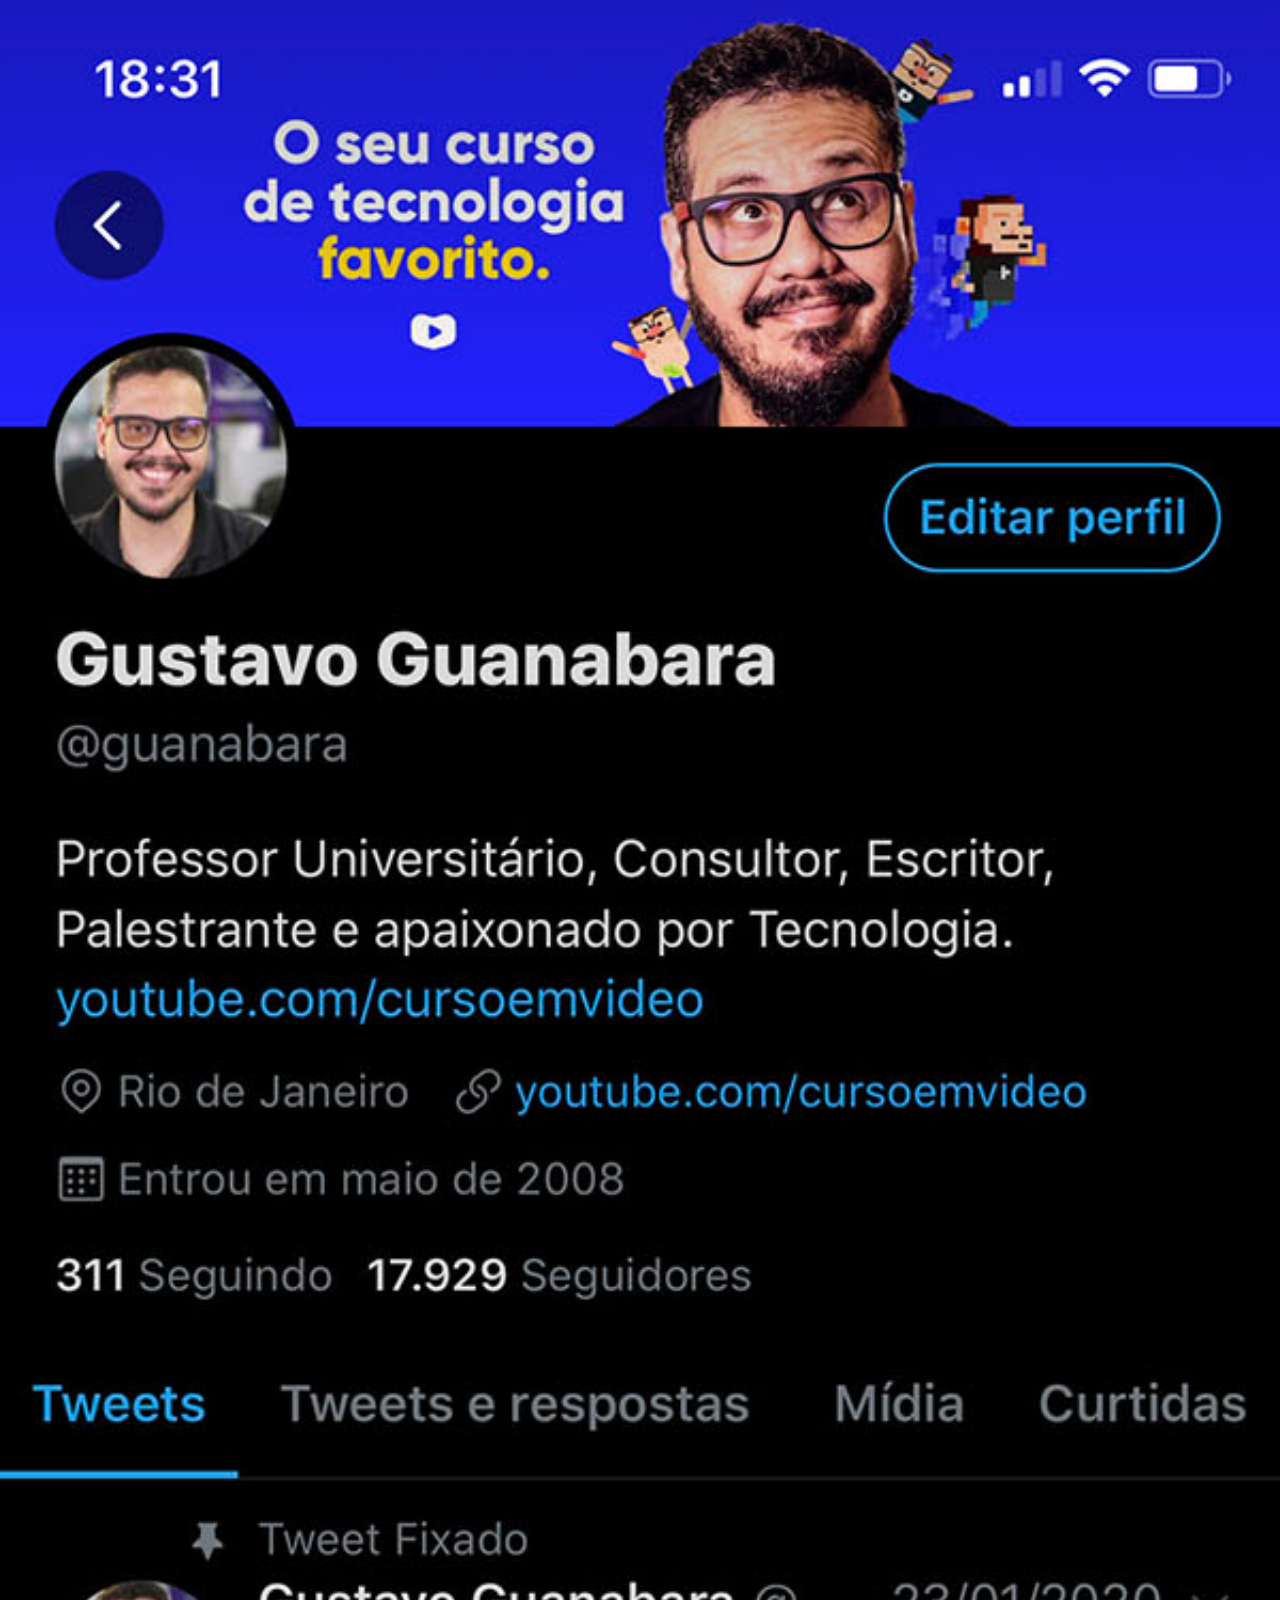
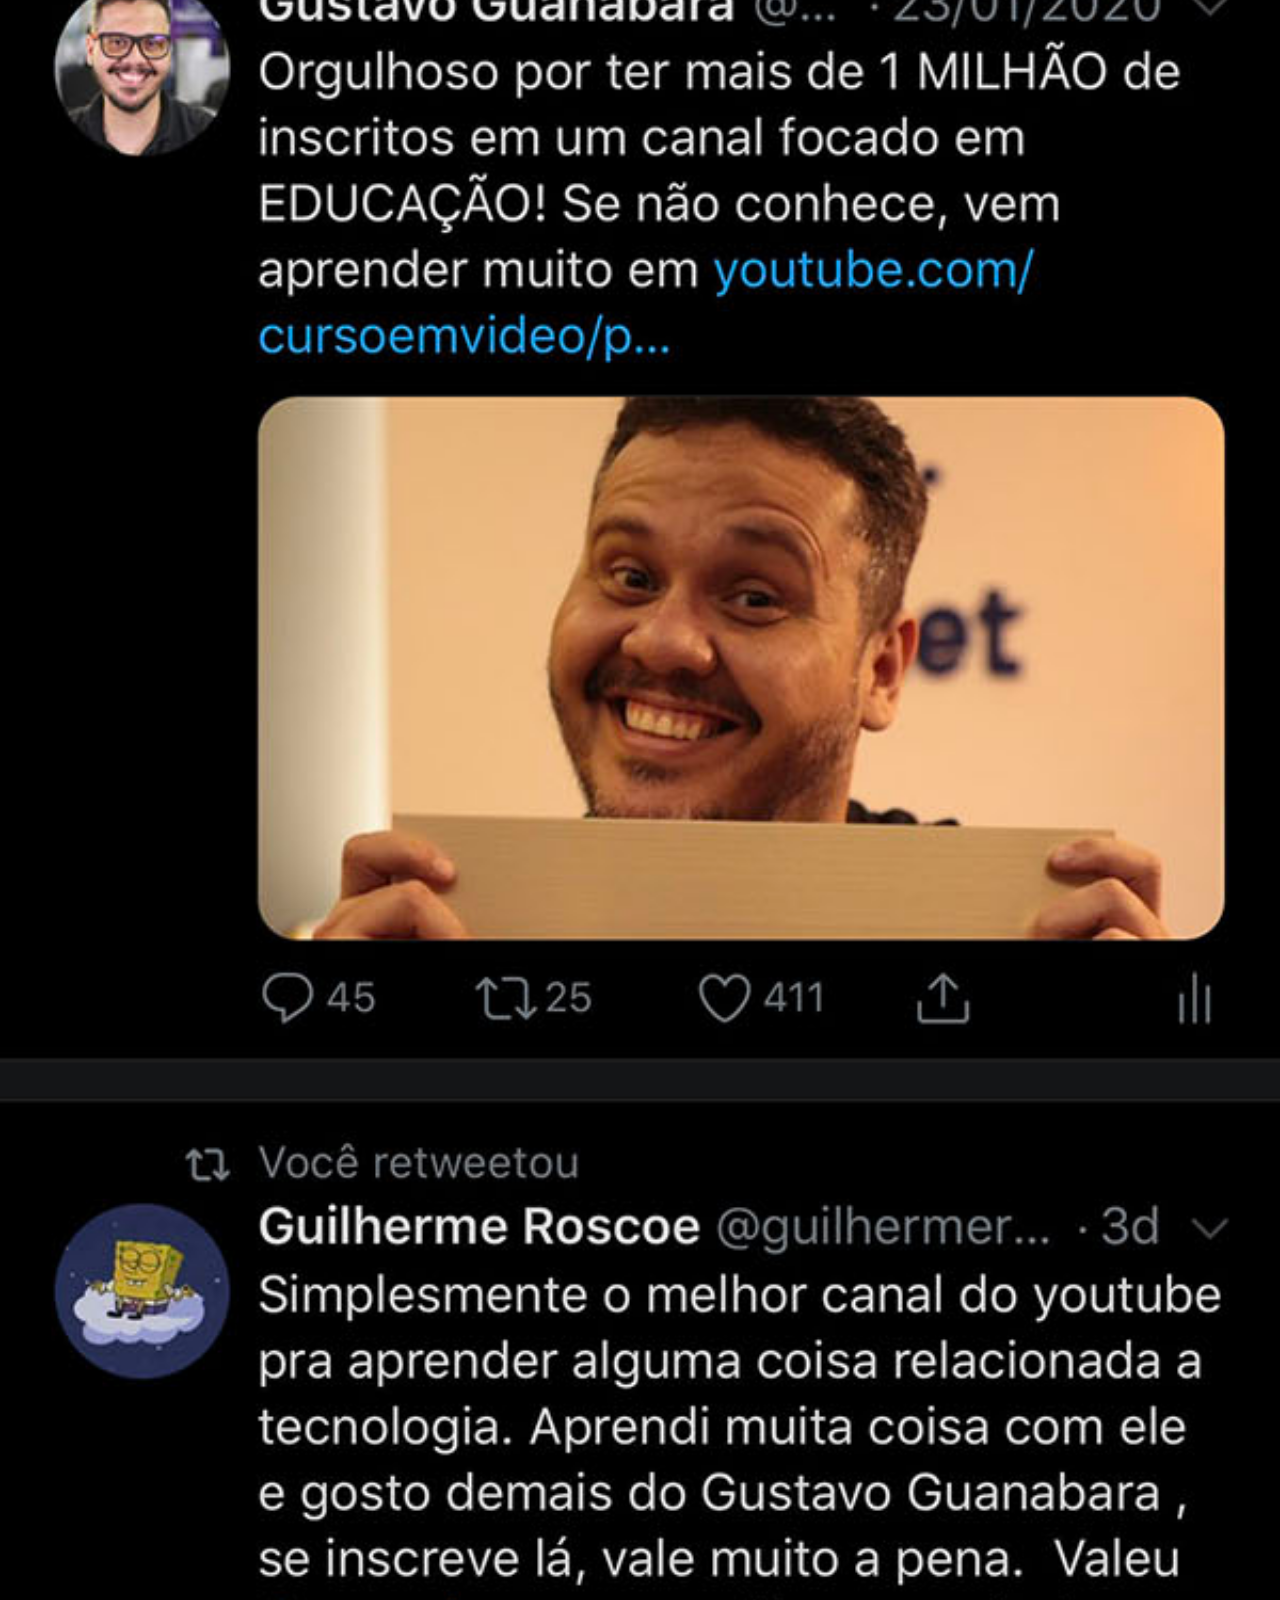
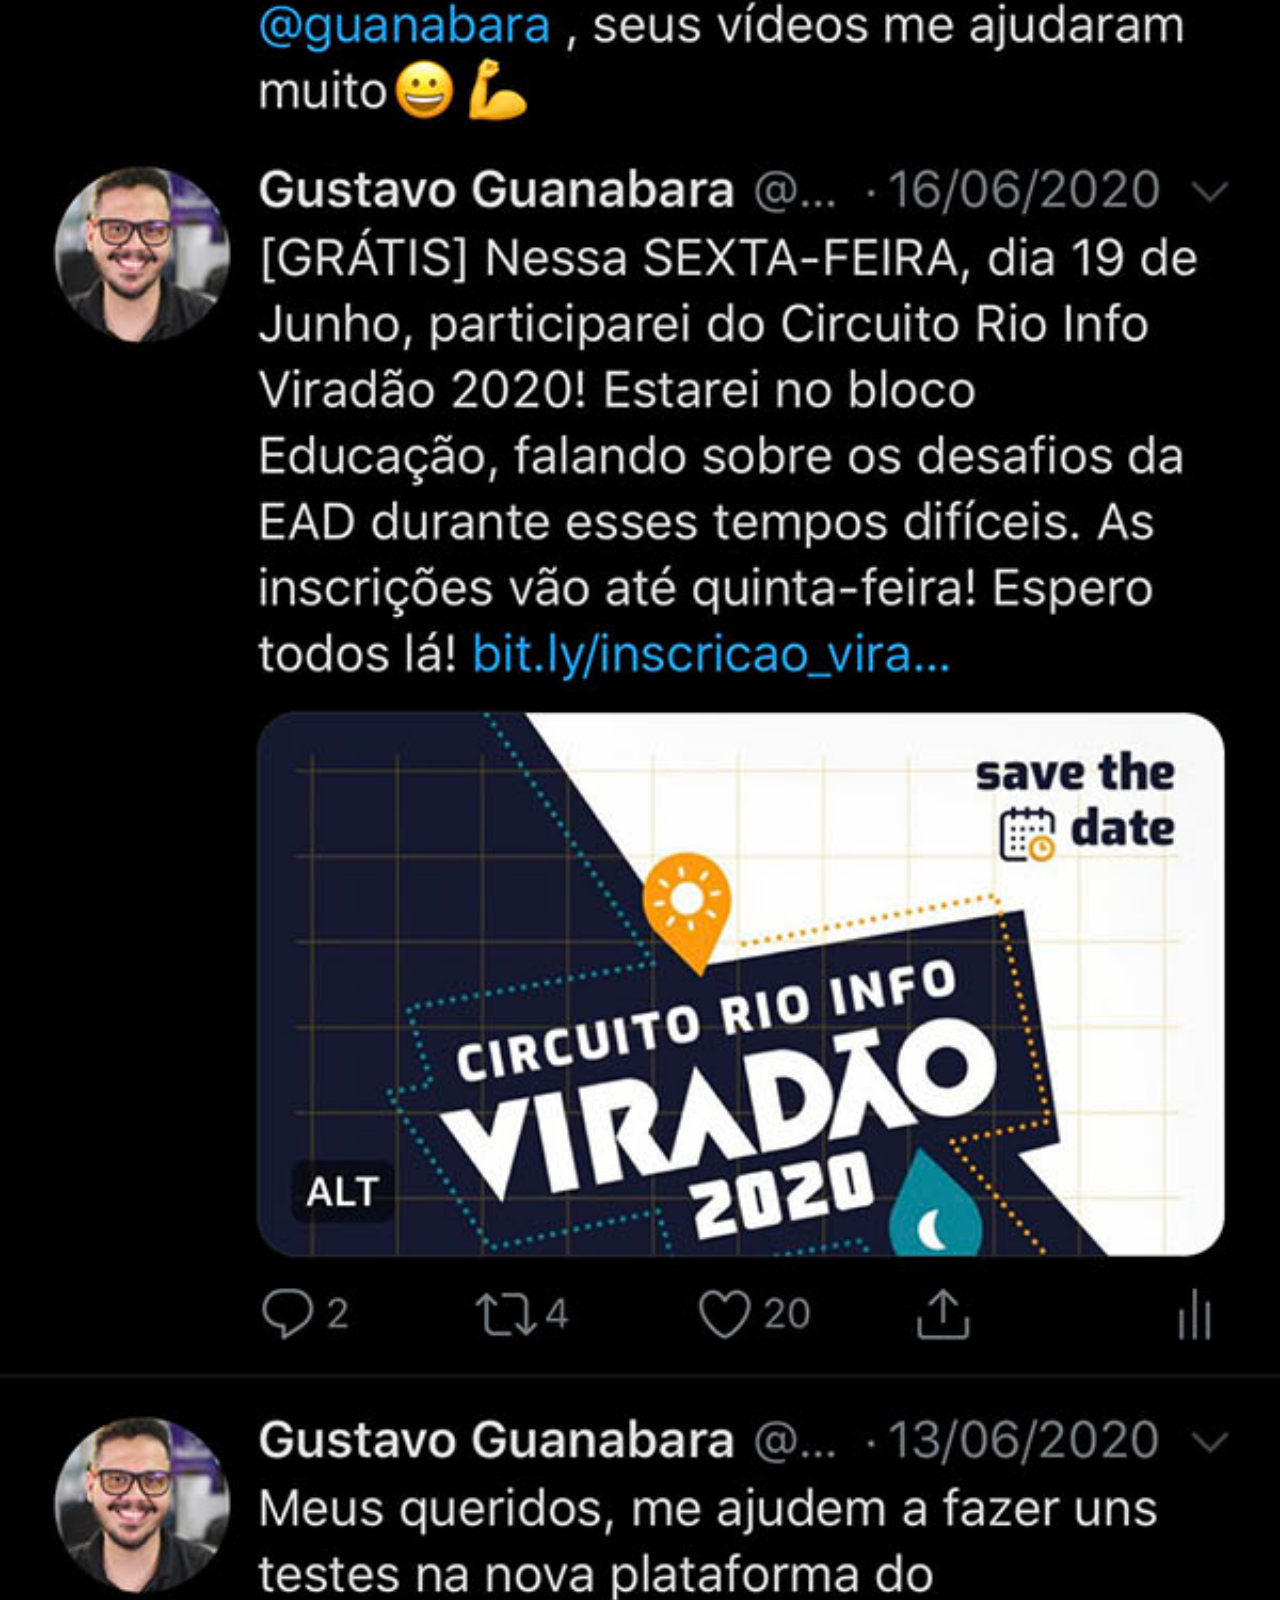
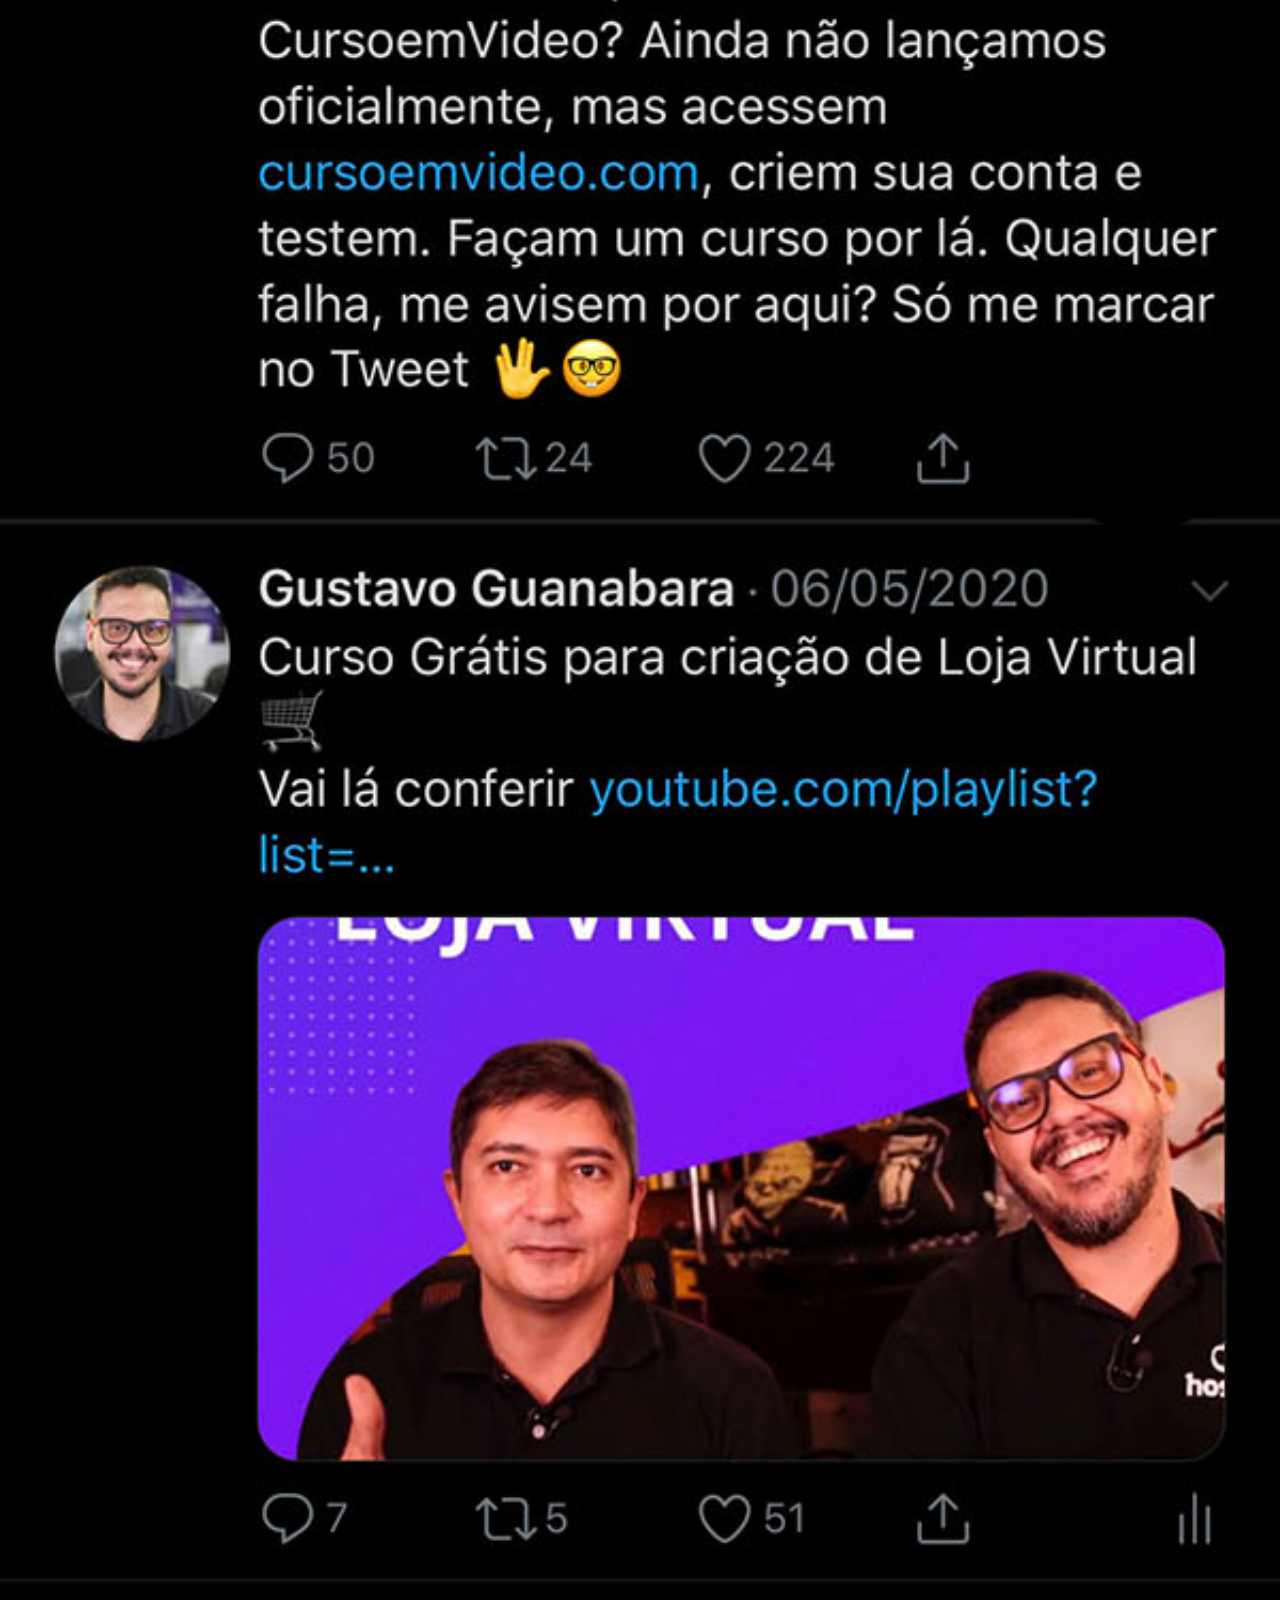
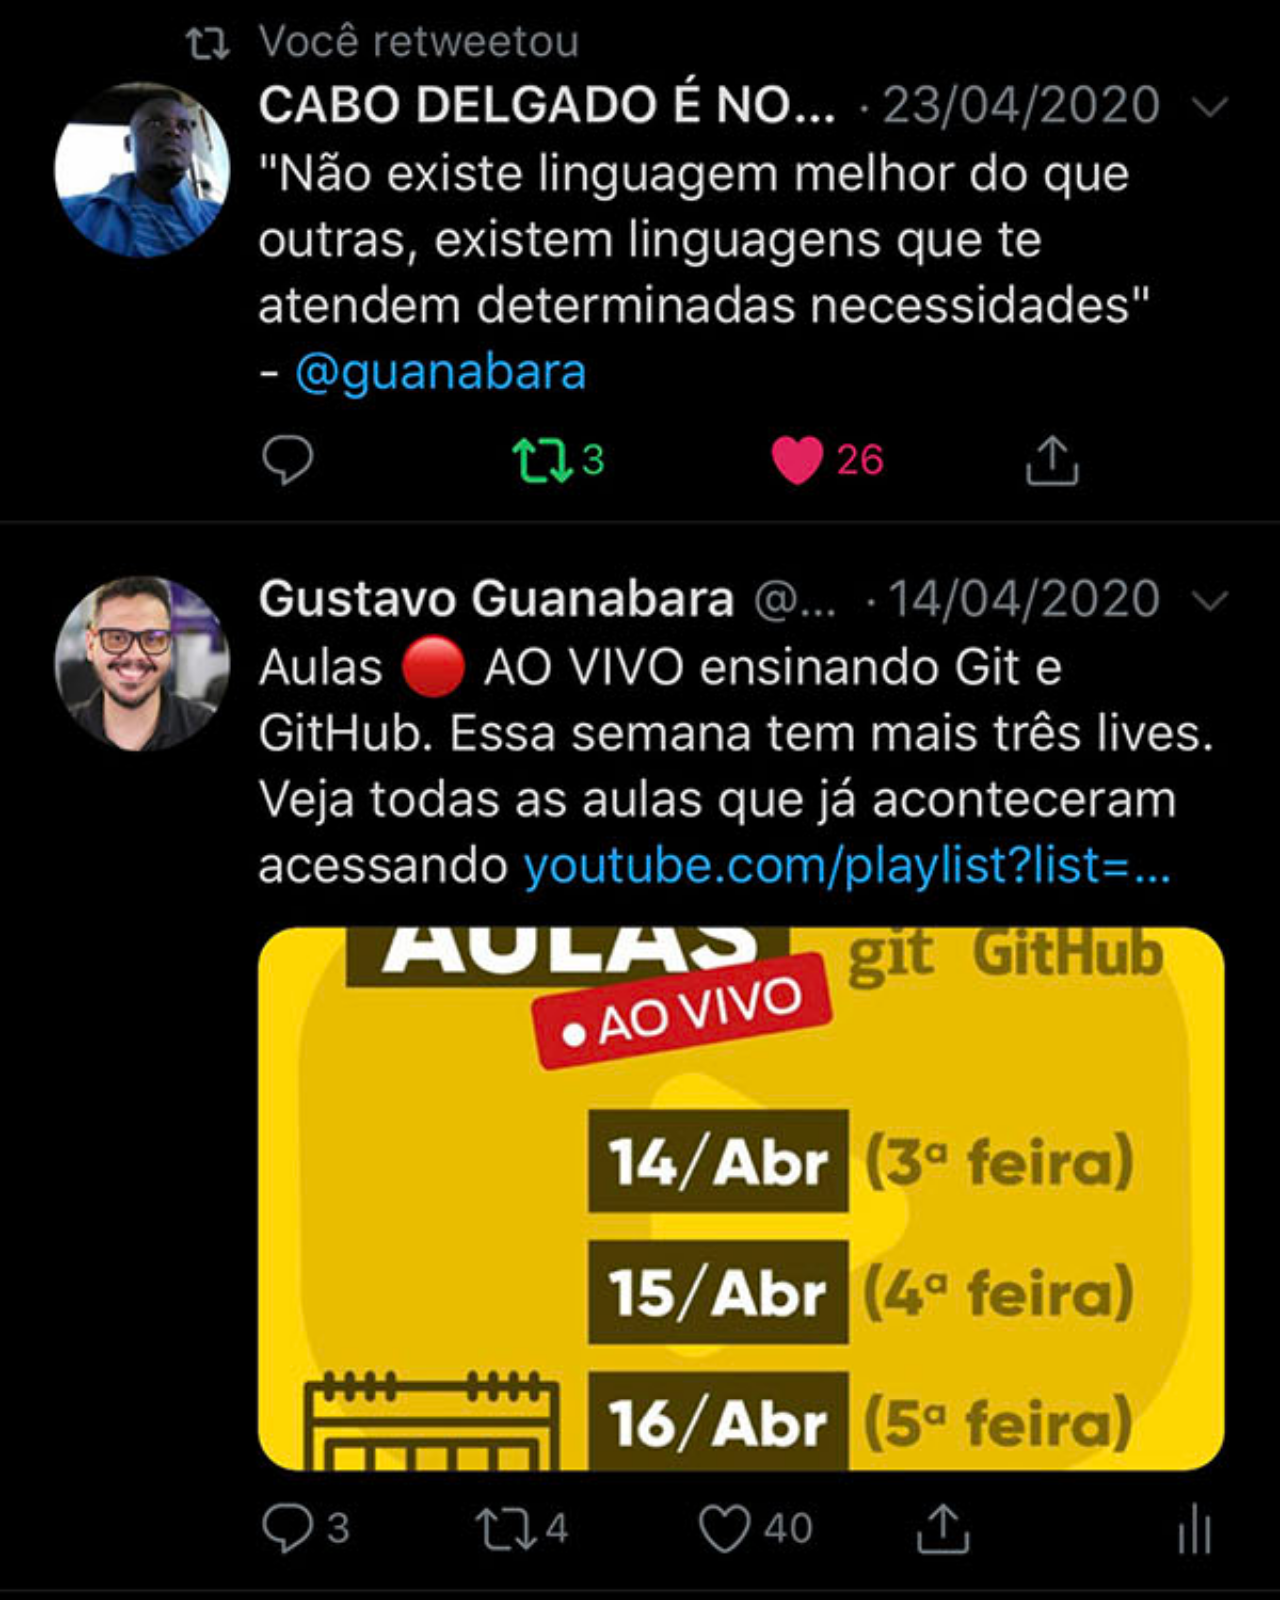
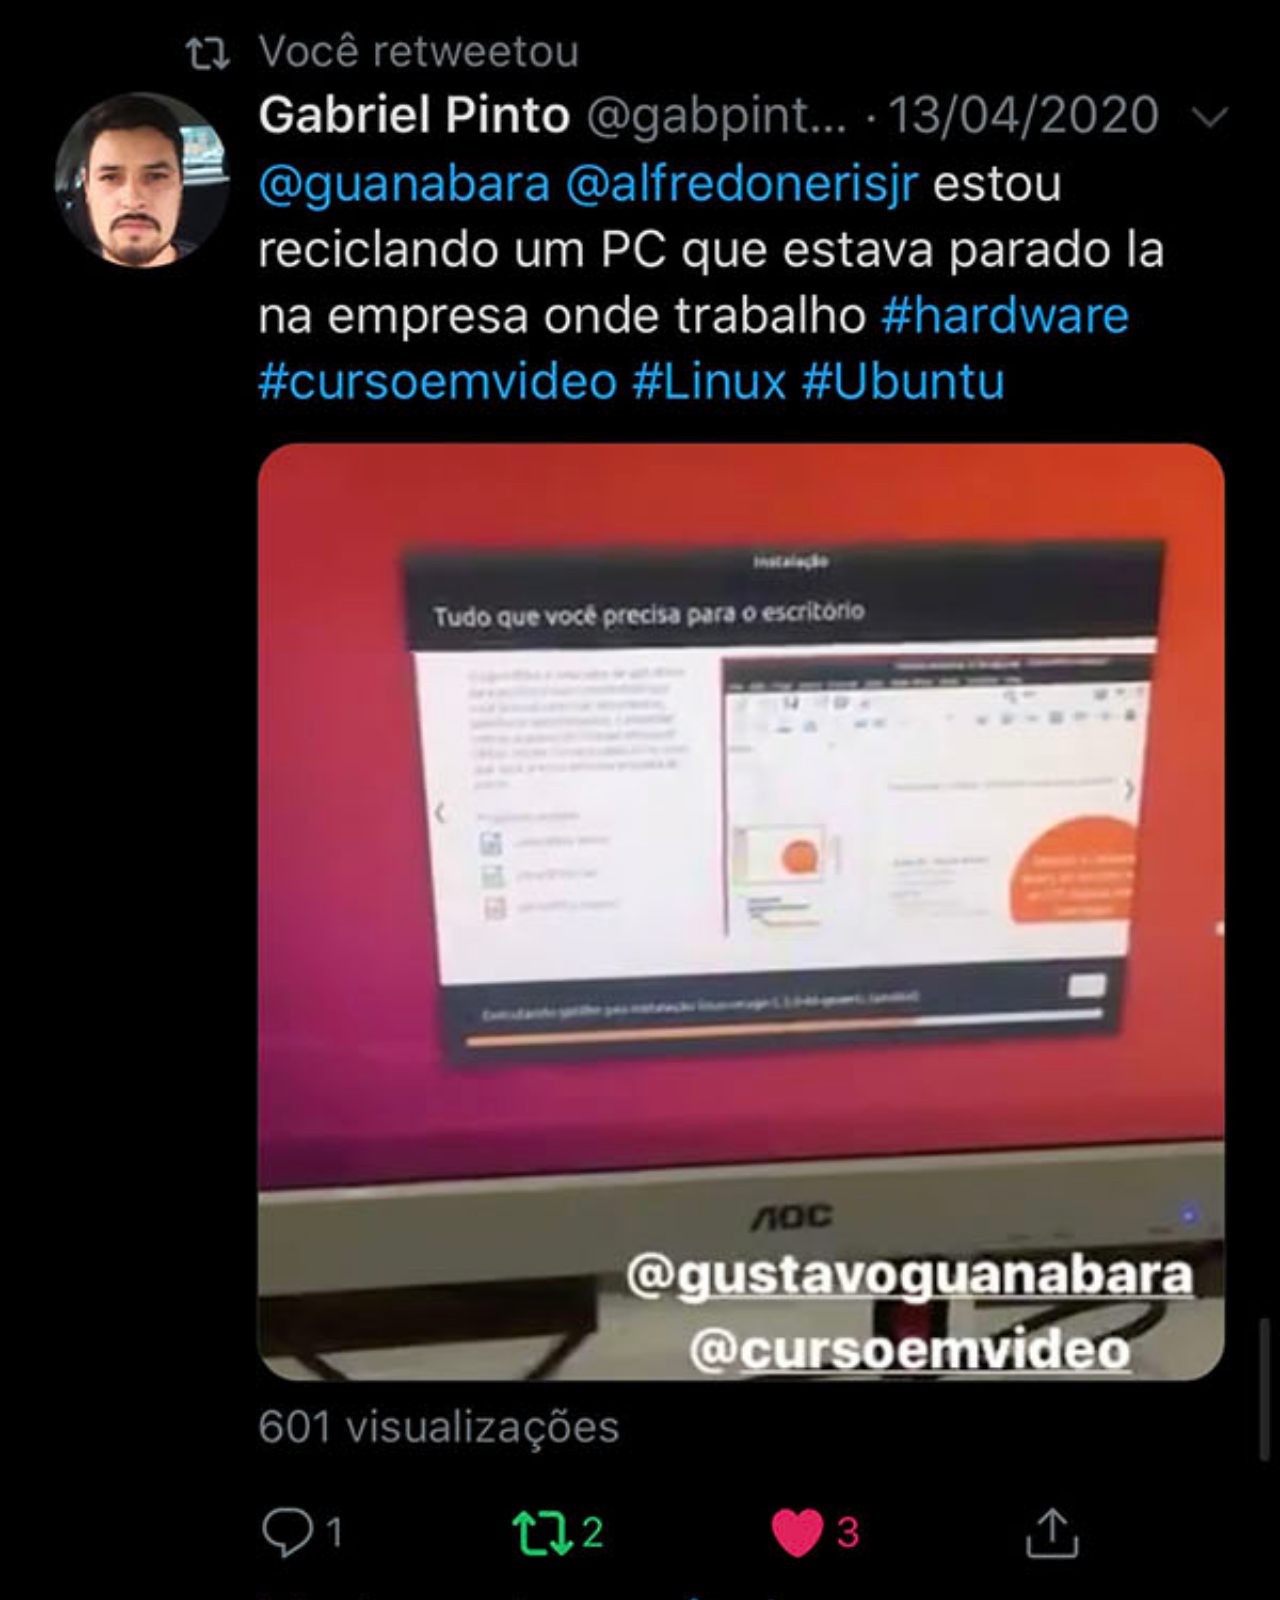
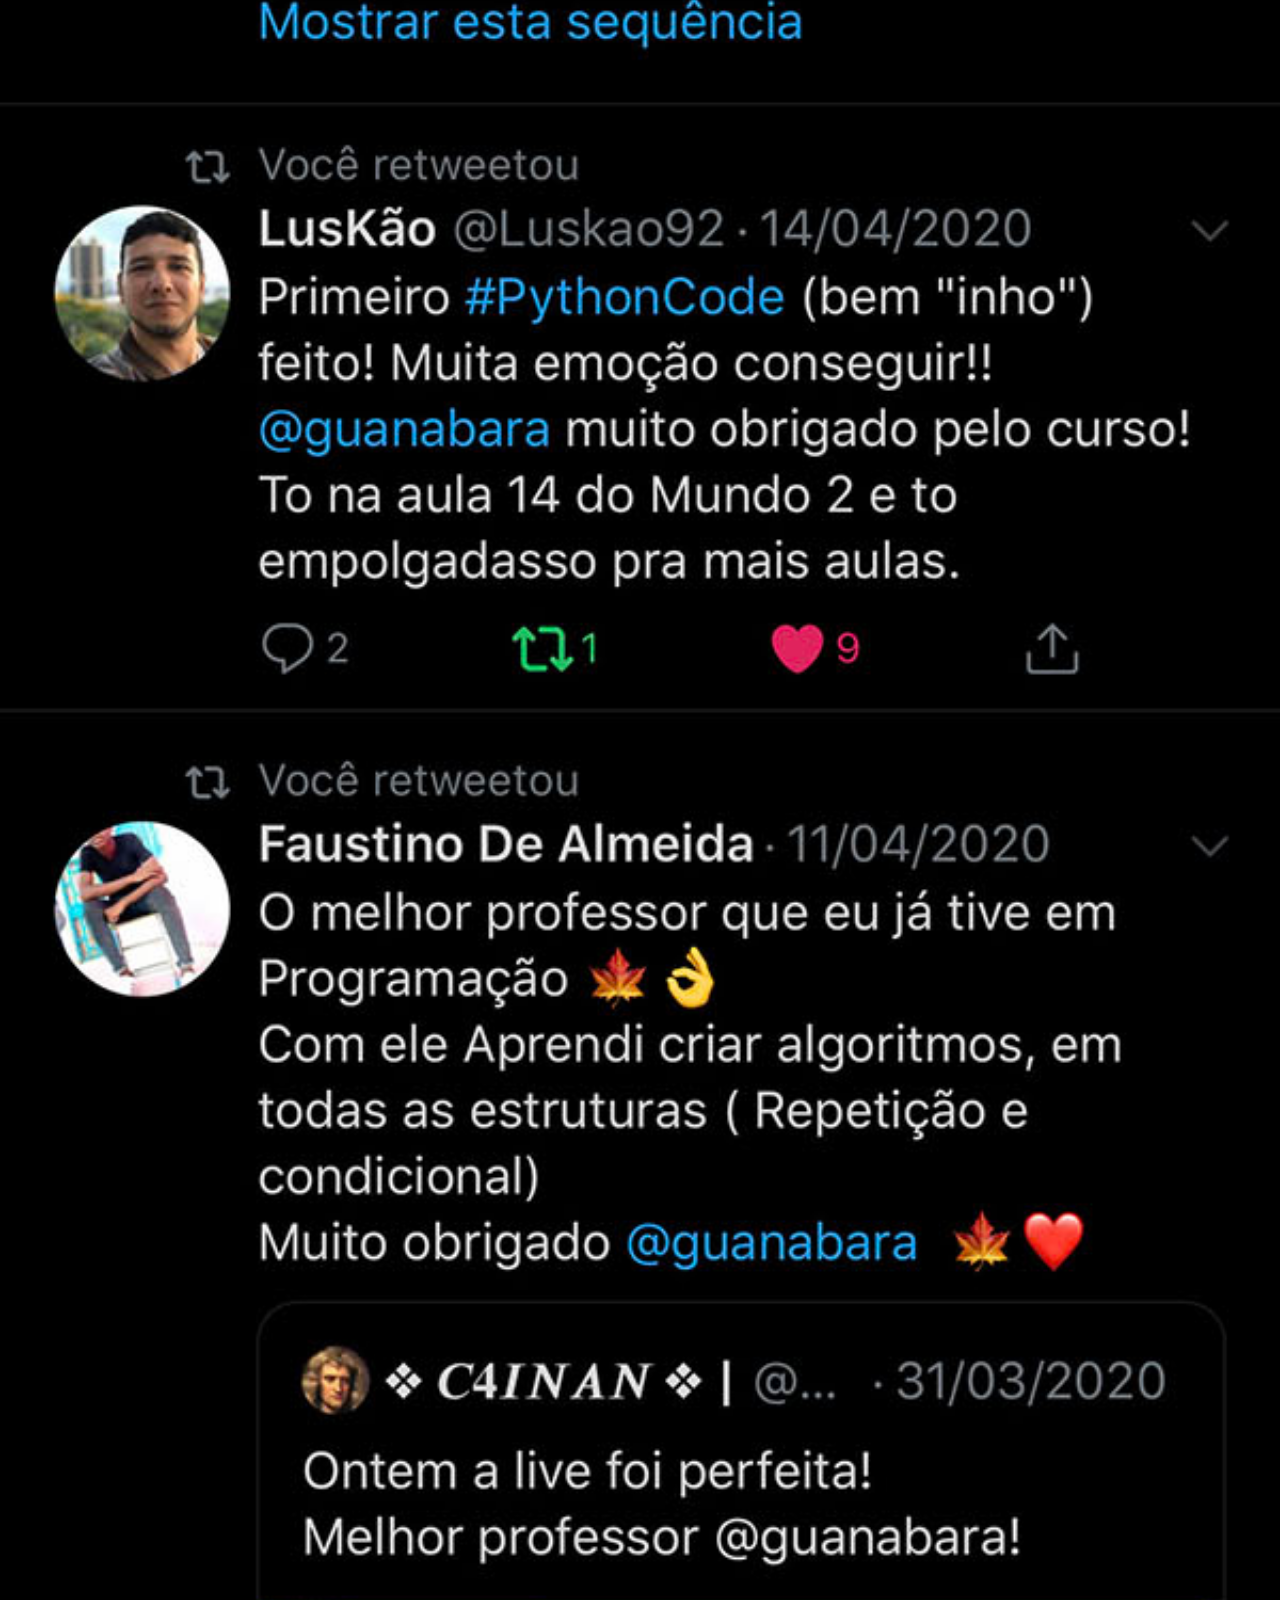
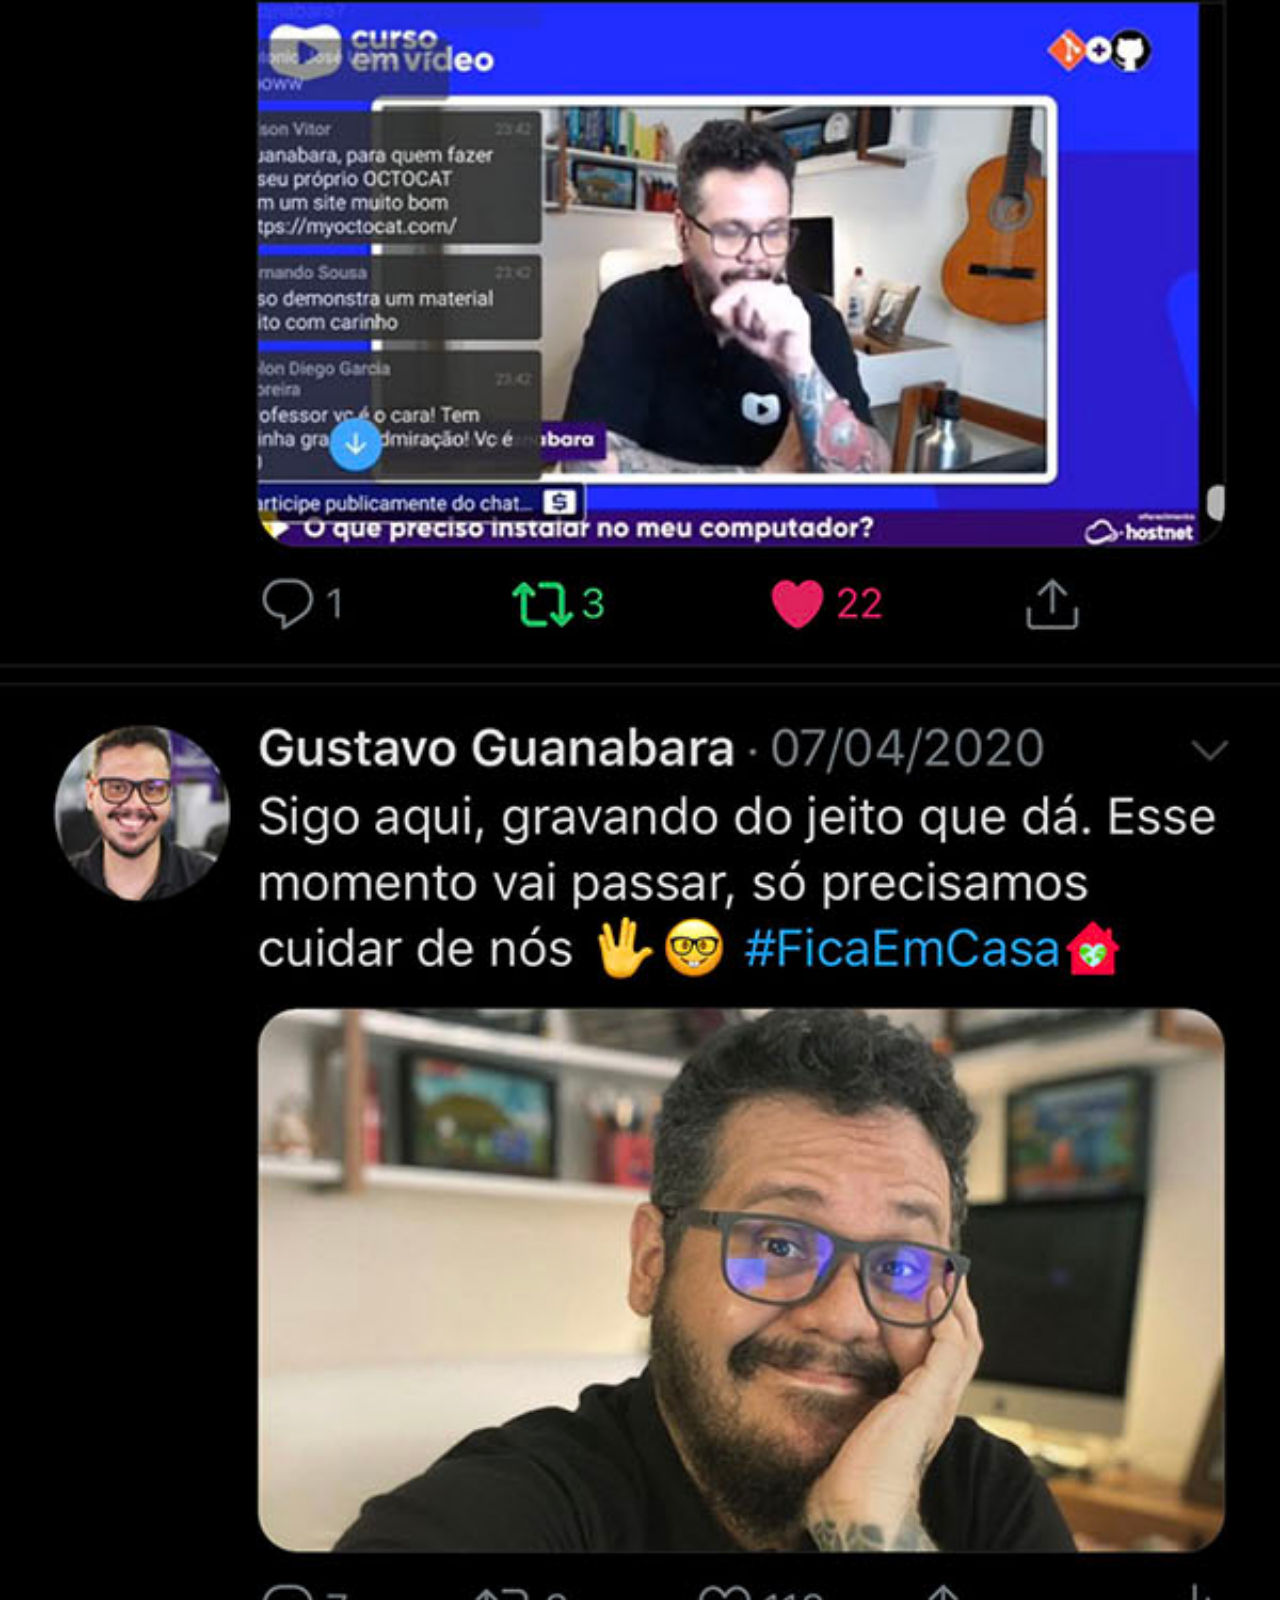
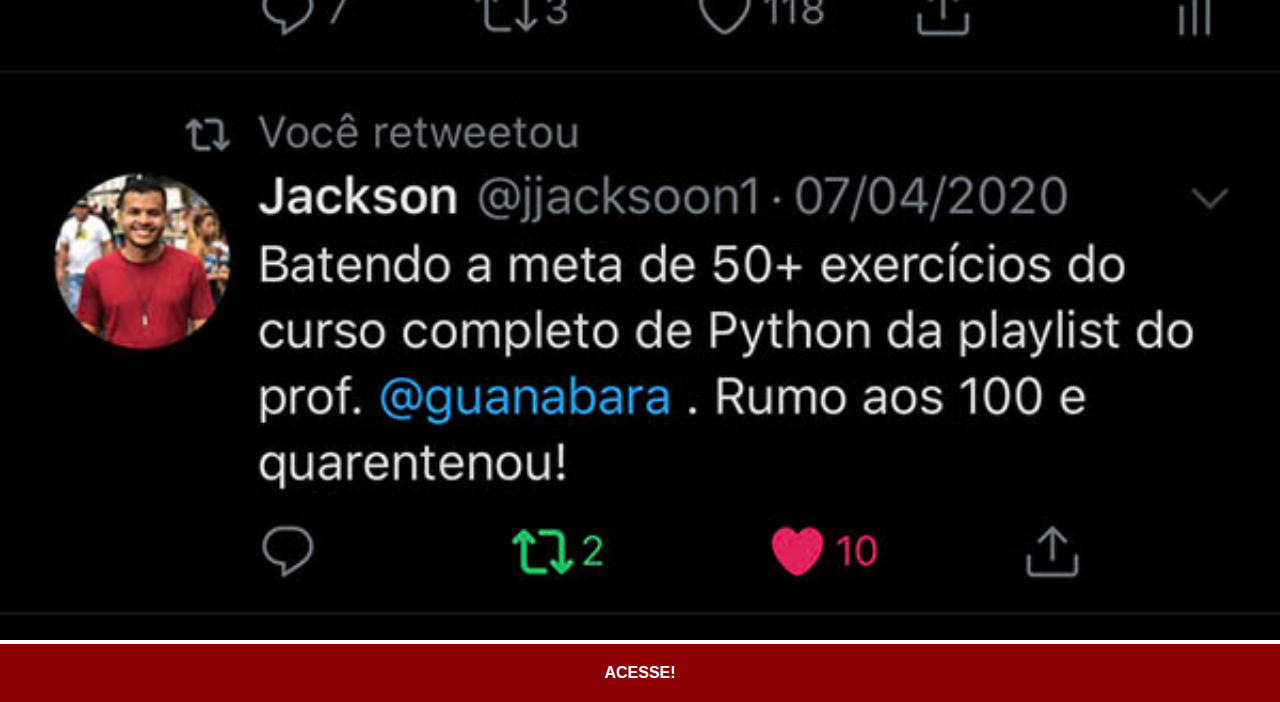
<file: twitter.html>
<!DOCTYPE html>
<html lang="pt-br">
<head>
    <meta charset="UTF-8">
    <meta name="viewport" content="width=device-width, initial-scale=1.0">
    <title>twitter</title>
    <link rel="stylesheet" href="estilos/social.css">
</head>
<body>
    <img src="imagens/tela-twitter.jpg" alt="Twitter">
    <a href="https://twitter.com/guanabara?ref_src=twsrc%5Egoogle%7Ctwcamp%5Eserp%7Ctwgr%5Eauthor" target="_blank">ACESSE!</a>
</body>
</html>
</file>
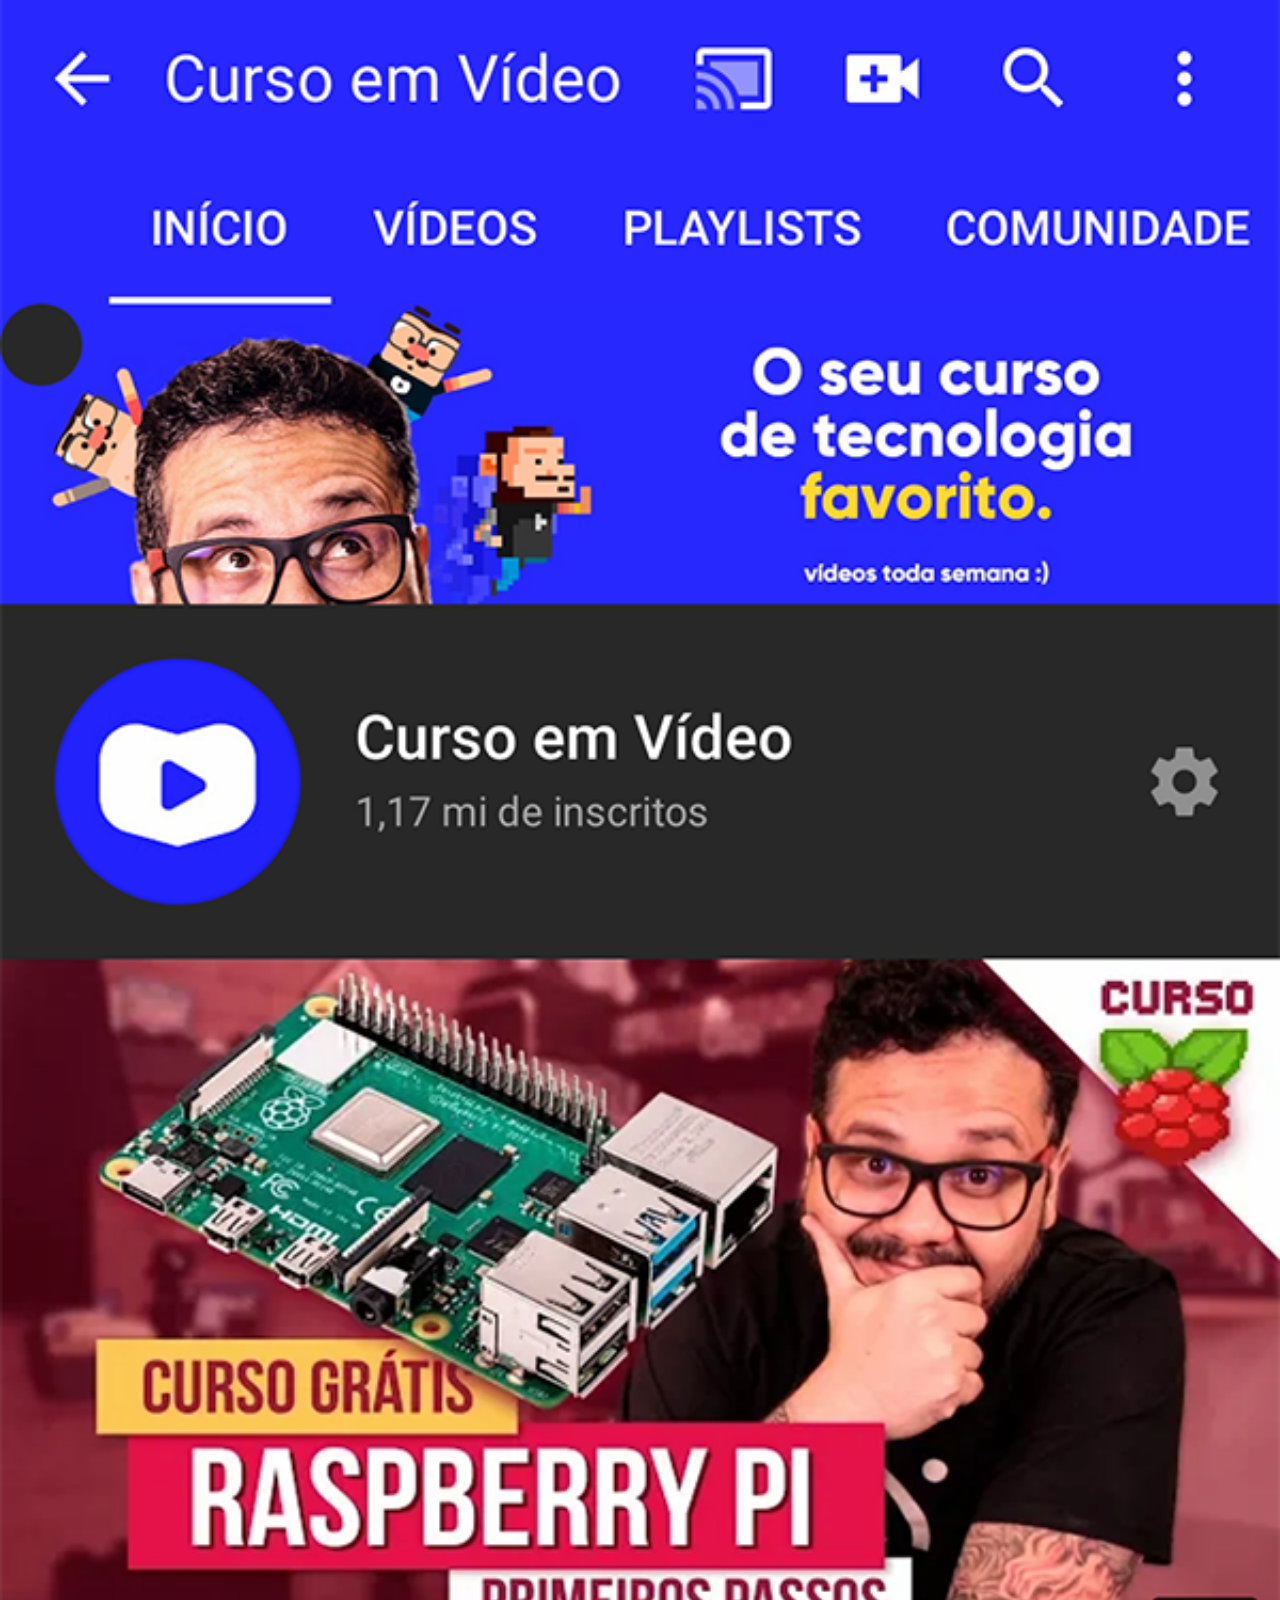
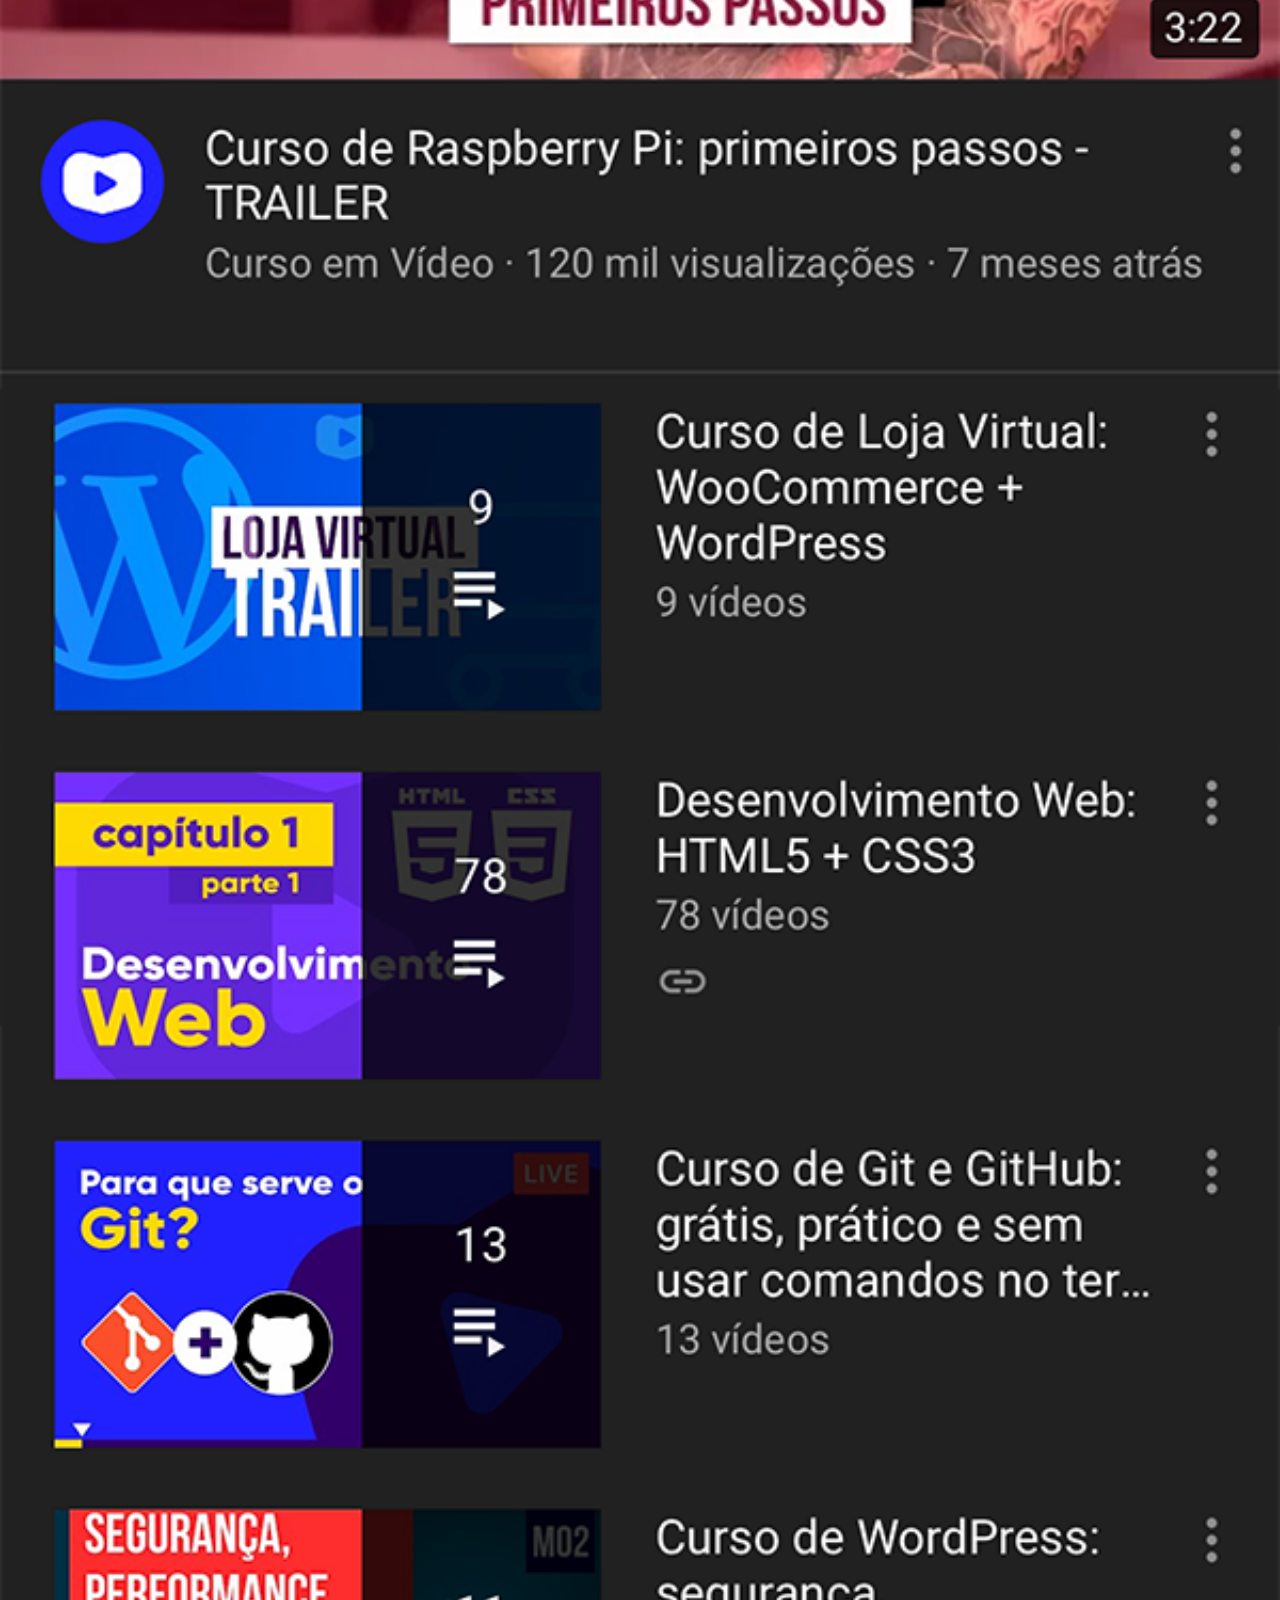
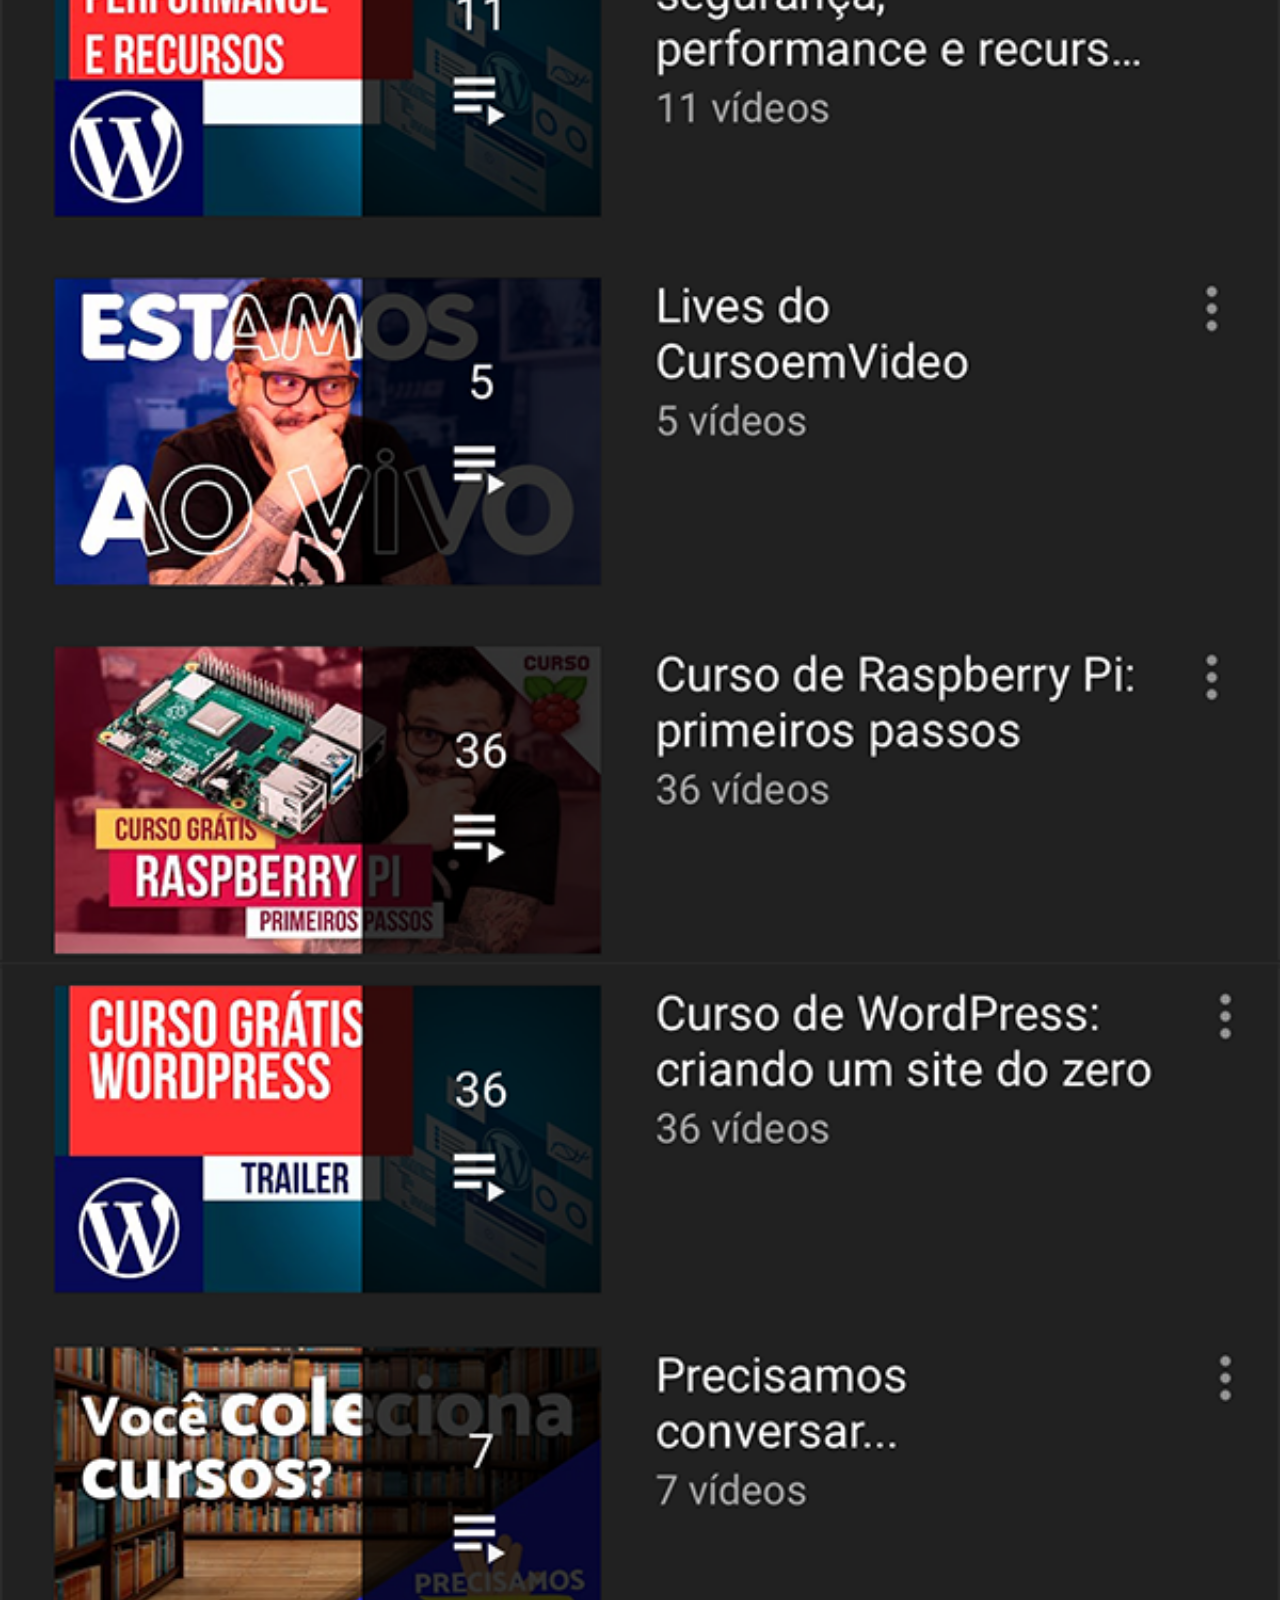
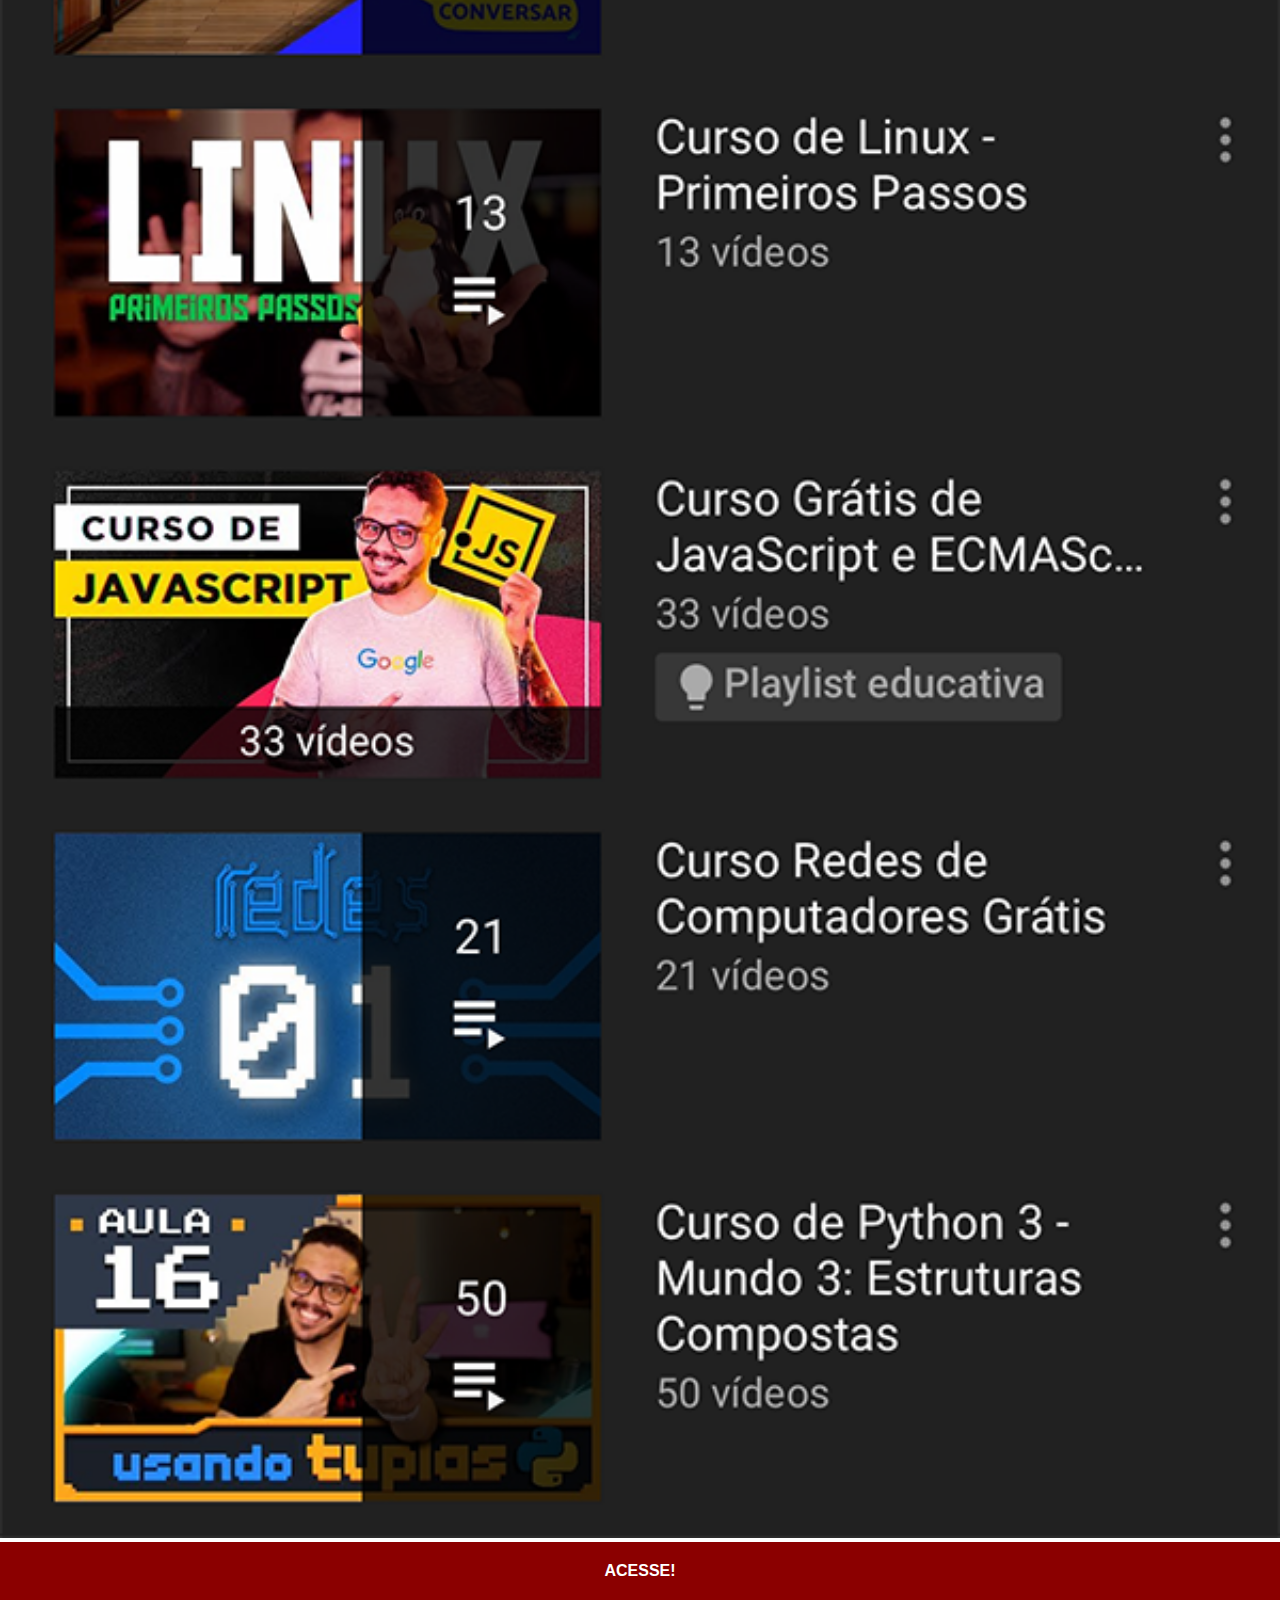
<file: youtube.html>
<!DOCTYPE html>
<html lang="pt-br">
<head>
    <meta charset="UTF-8">
    <meta name="viewport" content="width=device-width, initial-scale=1.0">
    <title>youtube</title>
    <link rel="stylesheet" href="estilos/social.css">
    
</head>
<body>
    <img src="imagens/tela-youtube.png" alt="YouTube">
    <a href="https://www.youtube.com/@CursoemVideo/playlists" target="_blank">ACESSE!</a>
</body>
</html>
</file>
<file: estilos/.css>
@charset "UTF-8";

*{
    margin: 0px;
    padding: 0px;
    font-family: Arial, Helvetica, sans-serif;
}

html, body{
    height: 100vh;
    width: 100vw;
    background-color: black;
}

body{
    background: url('../imagens/fundo-madeira.jpg')no-repeat top center;
    background-size: cover;
    background-attachment: fixed;
}

main{
    position: relative;
    height: 100vh;
    
}

section#telefone{
    position: absolute;
    top: 50%;
    left: 50%;
    transform: translate(-50%, -50%);
    height: 627px;
    width: 311px;
    background: url('../imagens/frame-iphone.png')no-repeat;
}

iframe#tela{
    position: relative;
    top:80px;
    left: 22px;
    width: 267px;
    height: 471px;
}

section#redessociais{
    text-align: right;
}

section#redessociais img{
    width: 50px;
    margin: 10px;
    border-radius: 50%;
    box-shadow: 2px 2px 5px rgba(0, 0, 0, 0.400);
    box-sizing: border-box;

}

section#redessociais img:hover{
    border: 2px solid rgba(255, 255, 255, 0.637);
    transform: translate(-3px, -3px);
    box-shadow: 5px 5px 10px rgba(0, 0, 0, 0.623);
    transition: transform .3s, border 1s;
}
</file>
<file: estilos/social.css>
@charset "UTR-8";

*{
    margin: 0px;
    padding: 0px;
    font-family: Arial, Helvetica, sans-serif;
}
::-webkit-scrollbar{
    width: 0px;
    height: 0px;
}
img{
    width: 100vw;

}
a{
    display: block;
    background-color: darkred;
    color: white;
    padding: 20px;
    text-align: center;
    font-weight: bold;
    text-decoration: none;
}
a:hover{
    background-color: red;
}
</file>
